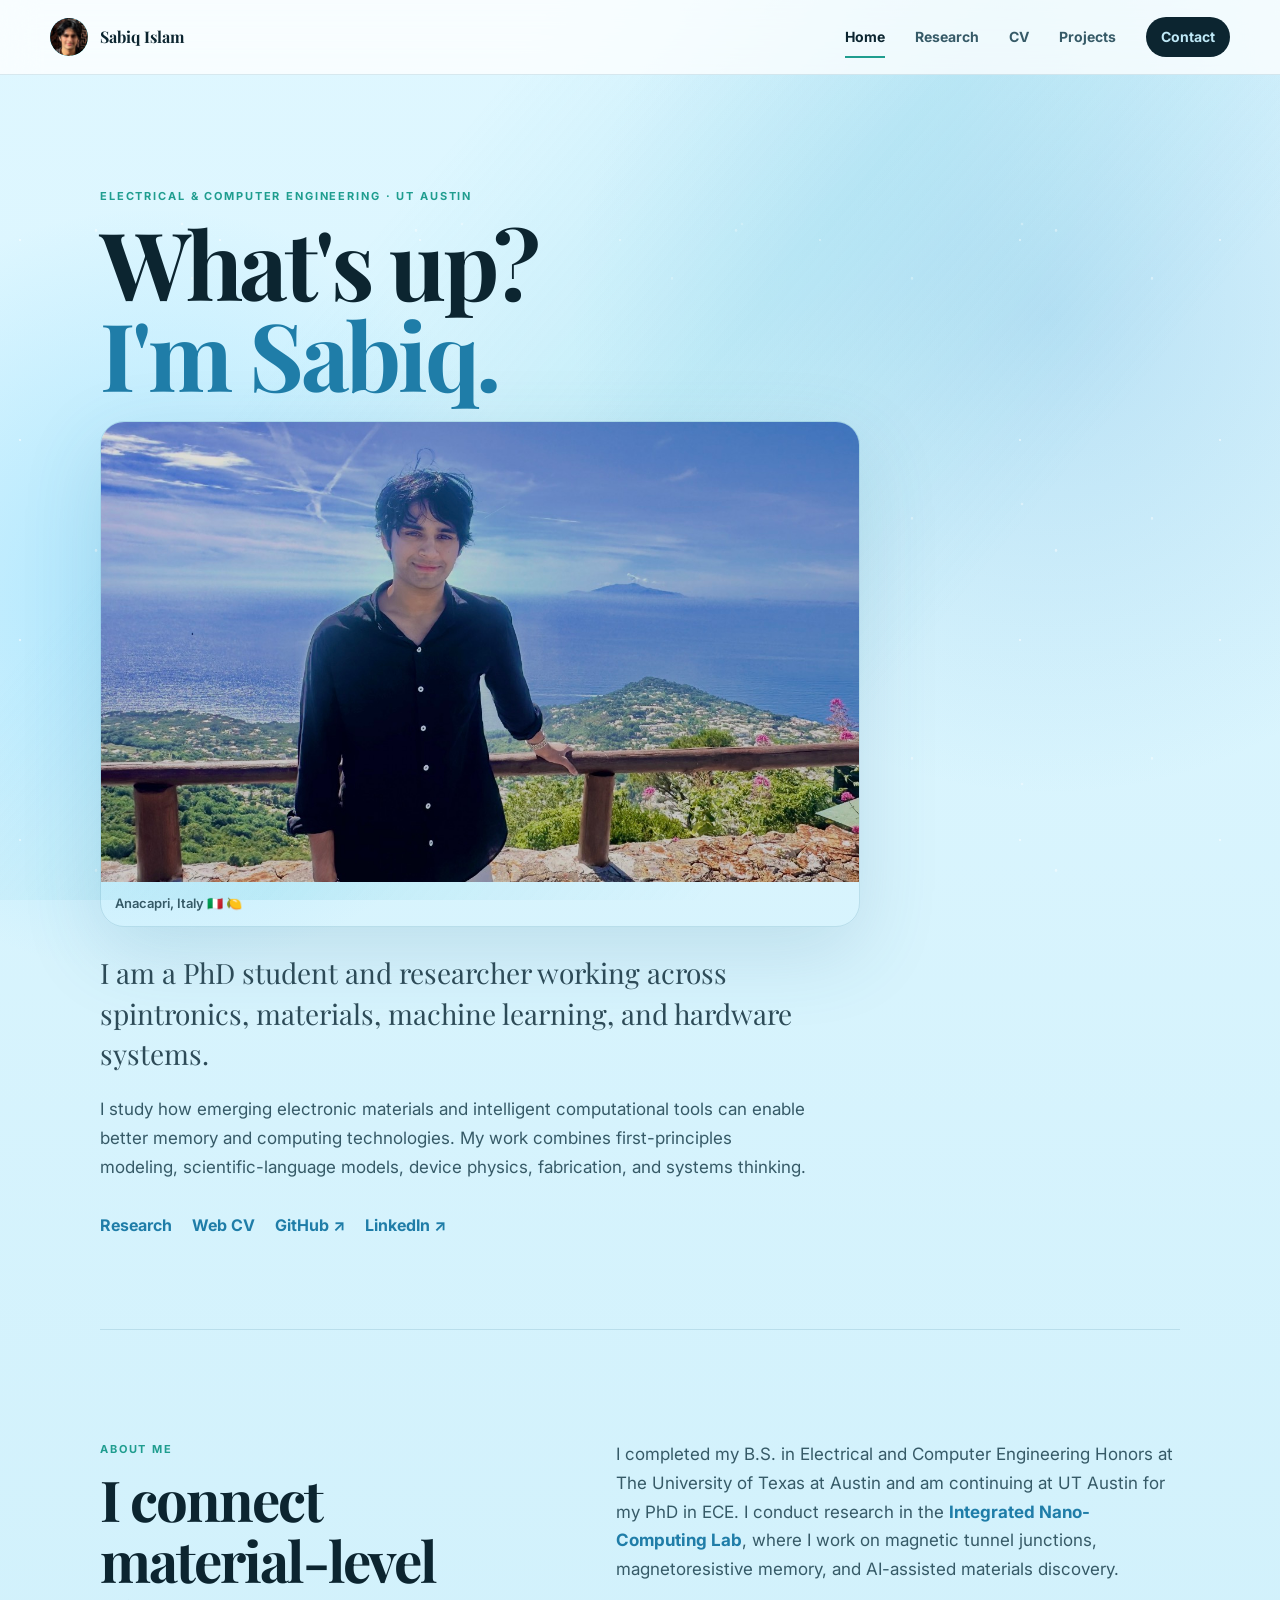
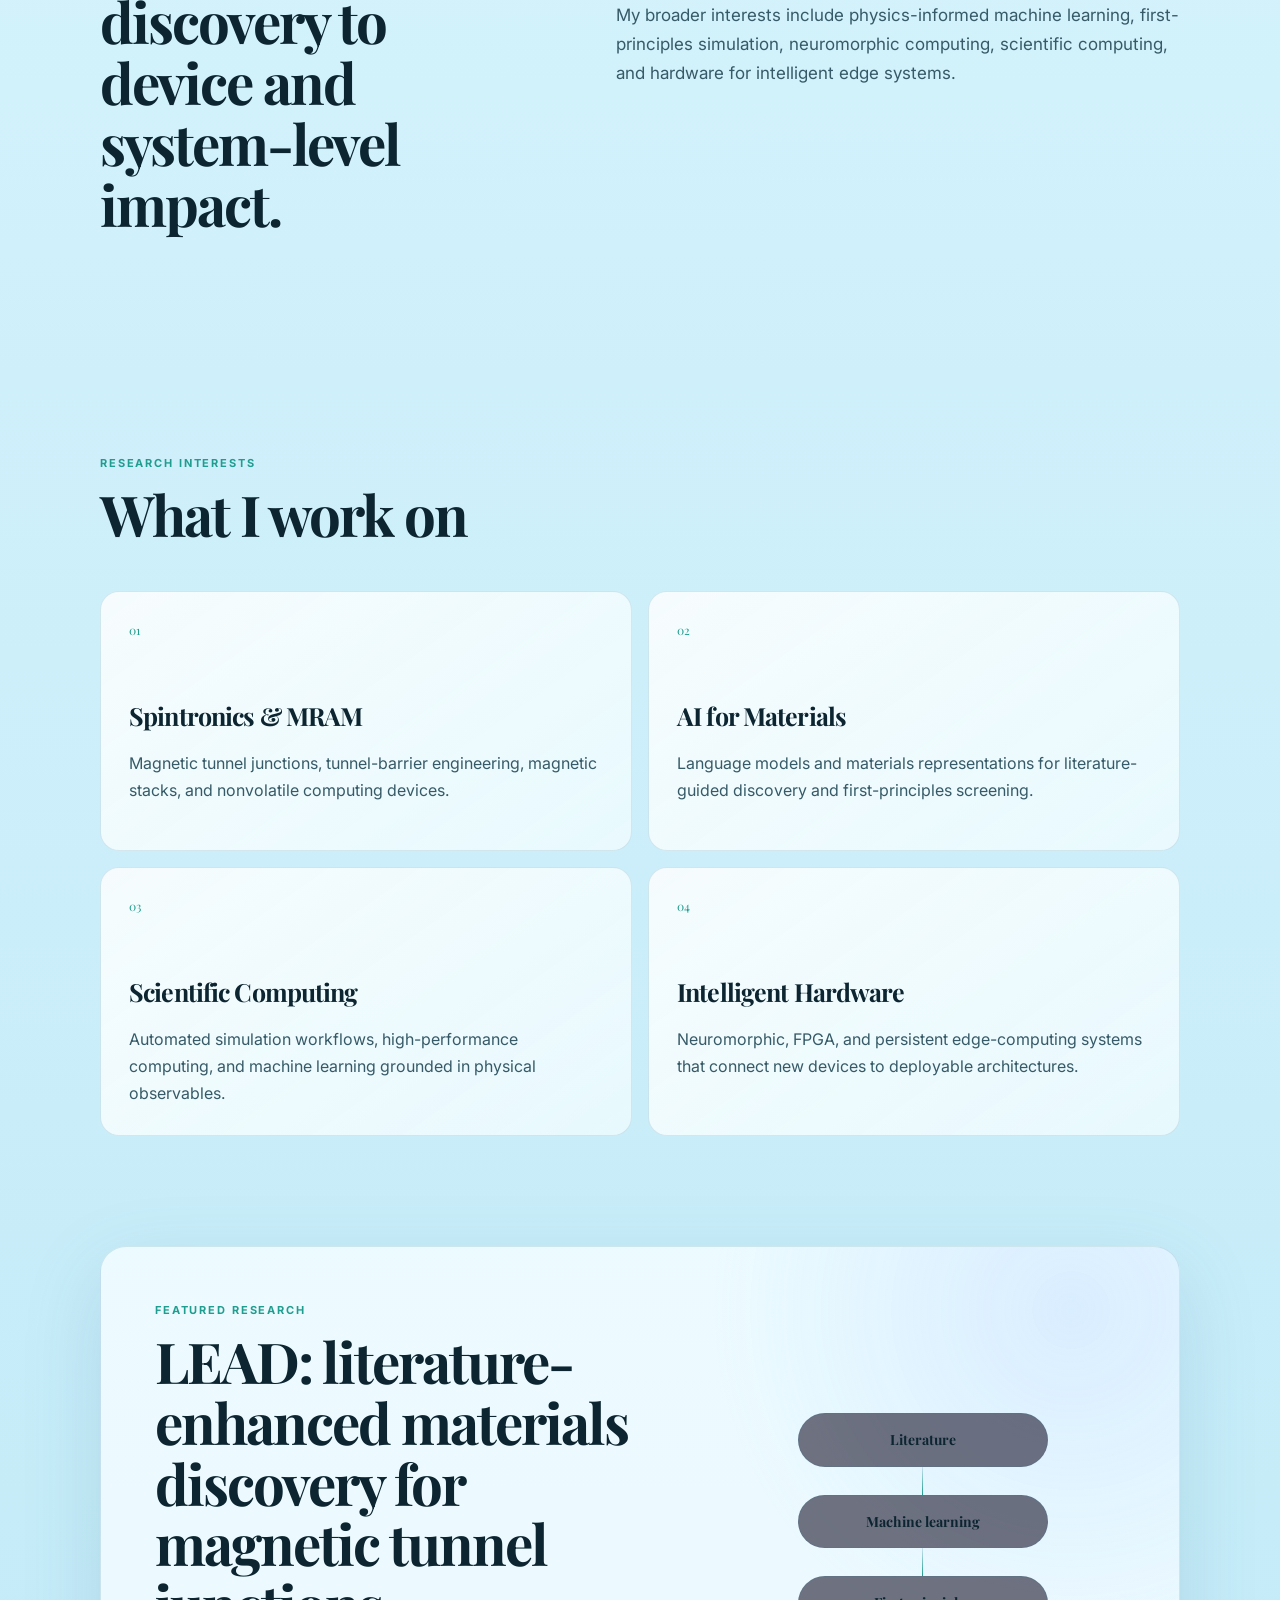
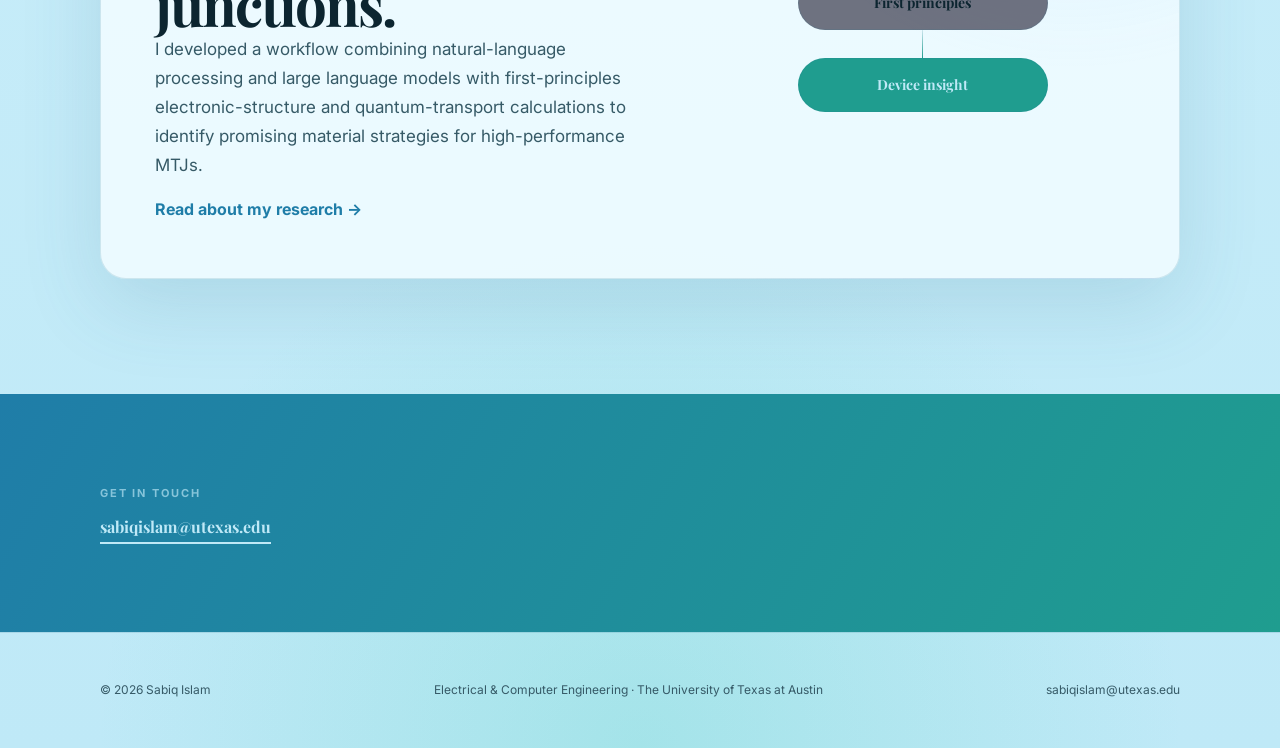
<file: index.html>
<!DOCTYPE html>
<html lang="en">
<head>
  <meta charset="UTF-8">
<meta name="viewport" content="width=device-width, initial-scale=1.0">
<meta name="theme-color" content="#160d3b">
<meta name="author" content="Sabiq Islam">
<link rel="icon" href="assets/favicon.svg" type="image/svg+xml">
<link rel="preconnect" href="https://fonts.googleapis.com">
<link rel="preconnect" href="https://fonts.gstatic.com" crossorigin>
<link href="https://fonts.googleapis.com/css2?family=Inter:wght@400;500;600;700&family=Playfair+Display:wght@700;800&display=swap" rel="stylesheet">
<link rel="stylesheet" href="styles.css?v=20260716b">

  <meta name="description" content="I am an electrical and computer engineering PhD student at UT Austin researching MRAM, spintronics, neuromorphic computing.">
  <title>Sabiq Islam | UT Austin ECE</title>
</head>
<body class="home-page">
  <div class="page-glow" aria-hidden="true"></div>
  <header class="site-header">
  <div class="nav-shell">
    <a class="brand" href="index.html" aria-label="Sabiq Islam home">
      <span class="brand-mark"><img src="IMG_9077%202.jpg" alt="Sabiq Islam"></span>
      <span>Sabiq Islam</span>
    </a>
    <button class="menu-toggle" type="button" aria-expanded="false" aria-controls="main-nav">
      <span></span><span></span><span></span>
      <span class="sr-only">Toggle navigation</span>
    </button>
    <nav id="main-nav" class="main-nav" aria-label="Primary navigation">
      <a href="index.html" class="active">Home</a>
<a href="research.html">Research</a>
<a href="cv.html">CV</a>
<a href="projects.html">Projects</a>
      <a class="nav-contact" href="mailto:sabiqislam@utexas.edu">Contact</a>
    </nav>
  </div>
</header>


  <main class="transition-in">
    <section class="hero content-shell hero-no-portrait">
      <div class="hero-copy">
        <p class="eyebrow">Electrical &amp; Computer Engineering · UT Austin</p>
        <h1>What's up? <span>I'm Sabiq.</span></h1>
        <div class="hero-photo-wrap">
          <img class="hero-photo" src="sabiq_italy.jpg" alt="Sabiq Islam in Italy">
          <p class="hero-photo-caption">Anacapri, Italy 🇮🇹 🍋</p>
        </div>
        <p class="hero-role">I am a PhD student and researcher working across spintronics, materials, machine learning, and hardware systems.</p>
        <p class="hero-bio">
          I study how emerging electronic materials and intelligent computational tools can
          enable better memory and computing technologies. My work combines first-principles
          modeling, scientific-language models, device physics, fabrication, and systems thinking.
        </p>
        <div class="link-row">
          <a href="research.html">Research</a>
          <a href="cv.html">Web CV</a>
          <a href="https://github.com/sabiq101" target="_blank" rel="noreferrer">GitHub ↗</a>
          <a href="https://www.linkedin.com/in/sabiq-i-2580b425a/" target="_blank" rel="noreferrer">LinkedIn ↗</a>
        </div>
      </div>
    </section>

    <section class="content-shell intro-grid">
      <div>
        <p class="section-label">About me</p>
        <h2>I connect material-level discovery to device and system-level impact.</h2>
      </div>
      <div class="prose">
        <p>
          I completed my B.S. in Electrical and Computer Engineering Honors at The University
          of Texas at Austin and am continuing at UT Austin for my PhD in ECE. I conduct research
          in the <a class="text-link" href="https://utinclab.com/" target="_blank" rel="noreferrer">Integrated Nano-Computing Lab</a>, where I work on magnetic tunnel junctions,
          magnetoresistive memory, and AI-assisted materials discovery.
        </p>
        <p>
          My broader interests include physics-informed machine learning, first-principles
          simulation, neuromorphic computing, scientific computing, and hardware for intelligent
          edge systems.
        </p>
      </div>
    </section>

    <section class="content-shell section-block">
      <div class="section-heading">
        <p class="section-label">Research interests</p>
        <h2>What I work on</h2>
      </div>
      <div class="interest-grid">
        <article class="interest-card">
          <span>01</span>
          <h3>Spintronics &amp; MRAM</h3>
          <p>Magnetic tunnel junctions, tunnel-barrier engineering, magnetic stacks, and nonvolatile computing devices.</p>
        </article>
        <article class="interest-card">
          <span>02</span>
          <h3>AI for Materials</h3>
          <p>Language models and materials representations for literature-guided discovery and first-principles screening.</p>
        </article>
        <article class="interest-card">
          <span>03</span>
          <h3>Scientific Computing</h3>
          <p>Automated simulation workflows, high-performance computing, and machine learning grounded in physical observables.</p>
        </article>
        <article class="interest-card">
          <span>04</span>
          <h3>Intelligent Hardware</h3>
          <p>Neuromorphic, FPGA, and persistent edge-computing systems that connect new devices to deployable architectures.</p>
        </article>
      </div>
    </section>

    <section class="content-shell featured-section">
      <div class="featured-copy">
        <p class="section-label">Featured research</p>
        <h2>LEAD: literature-enhanced materials discovery for magnetic tunnel junctions.</h2>
        <p>
          I developed a workflow combining natural-language processing and large language models
          with first-principles electronic-structure and quantum-transport calculations to identify
          promising material strategies for high-performance MTJs.
        </p>
        <a class="text-link" href="research.html">Read about my research <span>→</span></a>
      </div>
      <div class="research-diagram" aria-hidden="true">
        <div class="diagram-node">Literature</div>
        <div class="diagram-line"></div>
        <div class="diagram-node">Machine learning</div>
        <div class="diagram-line"></div>
        <div class="diagram-node">First principles</div>
        <div class="diagram-line"></div>
        <div class="diagram-node accent">Device insight</div>
      </div>
    </section>

    <section class="contact-band">
      <div class="content-shell contact-band-inner">
        <div>
          <p class="section-label">Get in touch</p>
          <a href="mailto:sabiqislam@utexas.edu">sabiqislam@utexas.edu</a>
        </div>
      </div>
    </section>
  </main>
  <footer class="site-footer">
  <div class="content-shell footer-inner">
    <p>© <span data-current-year></span> Sabiq Islam</p>
    <p>Electrical &amp; Computer Engineering · The University of Texas at Austin</p>
    <a href="mailto:sabiqislam@utexas.edu">sabiqislam@utexas.edu</a>
  </div>
</footer>
<script src="script.js?v=20260716a"></script>

</body>
</html>
</file>
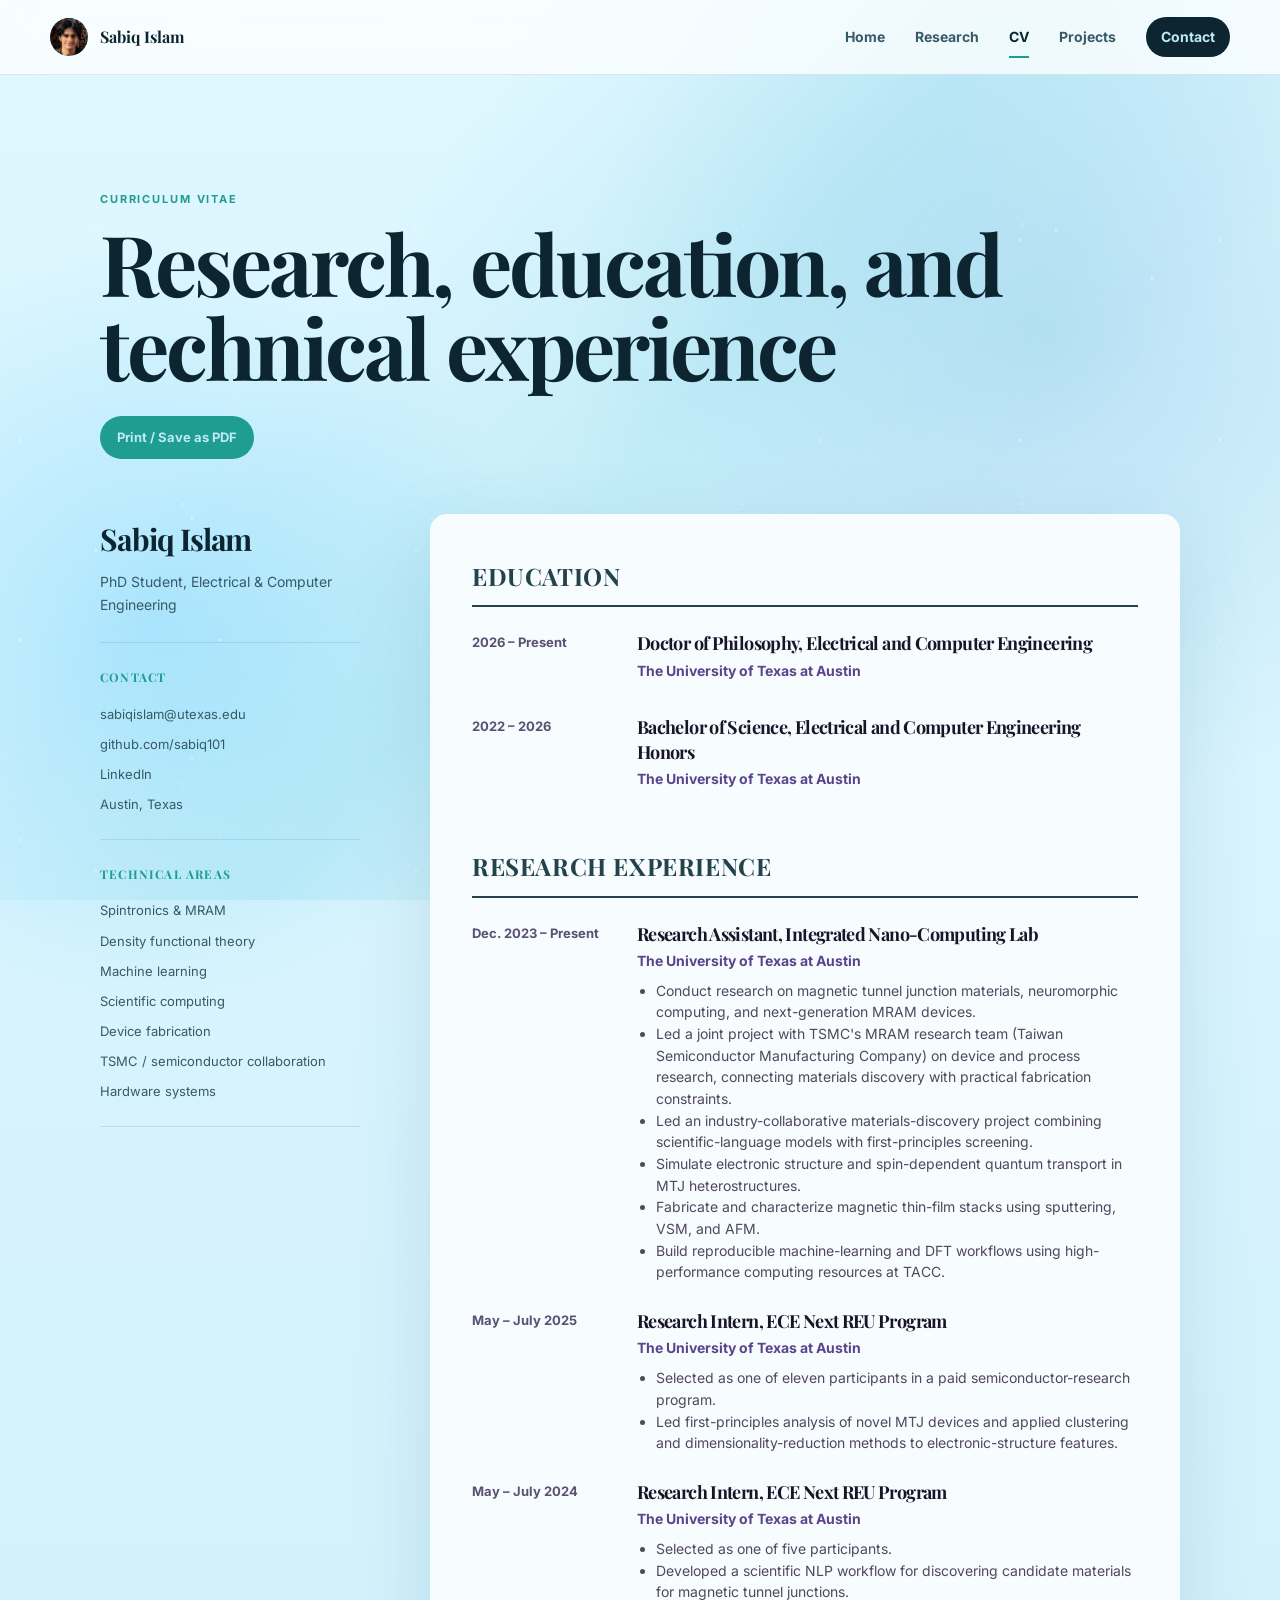
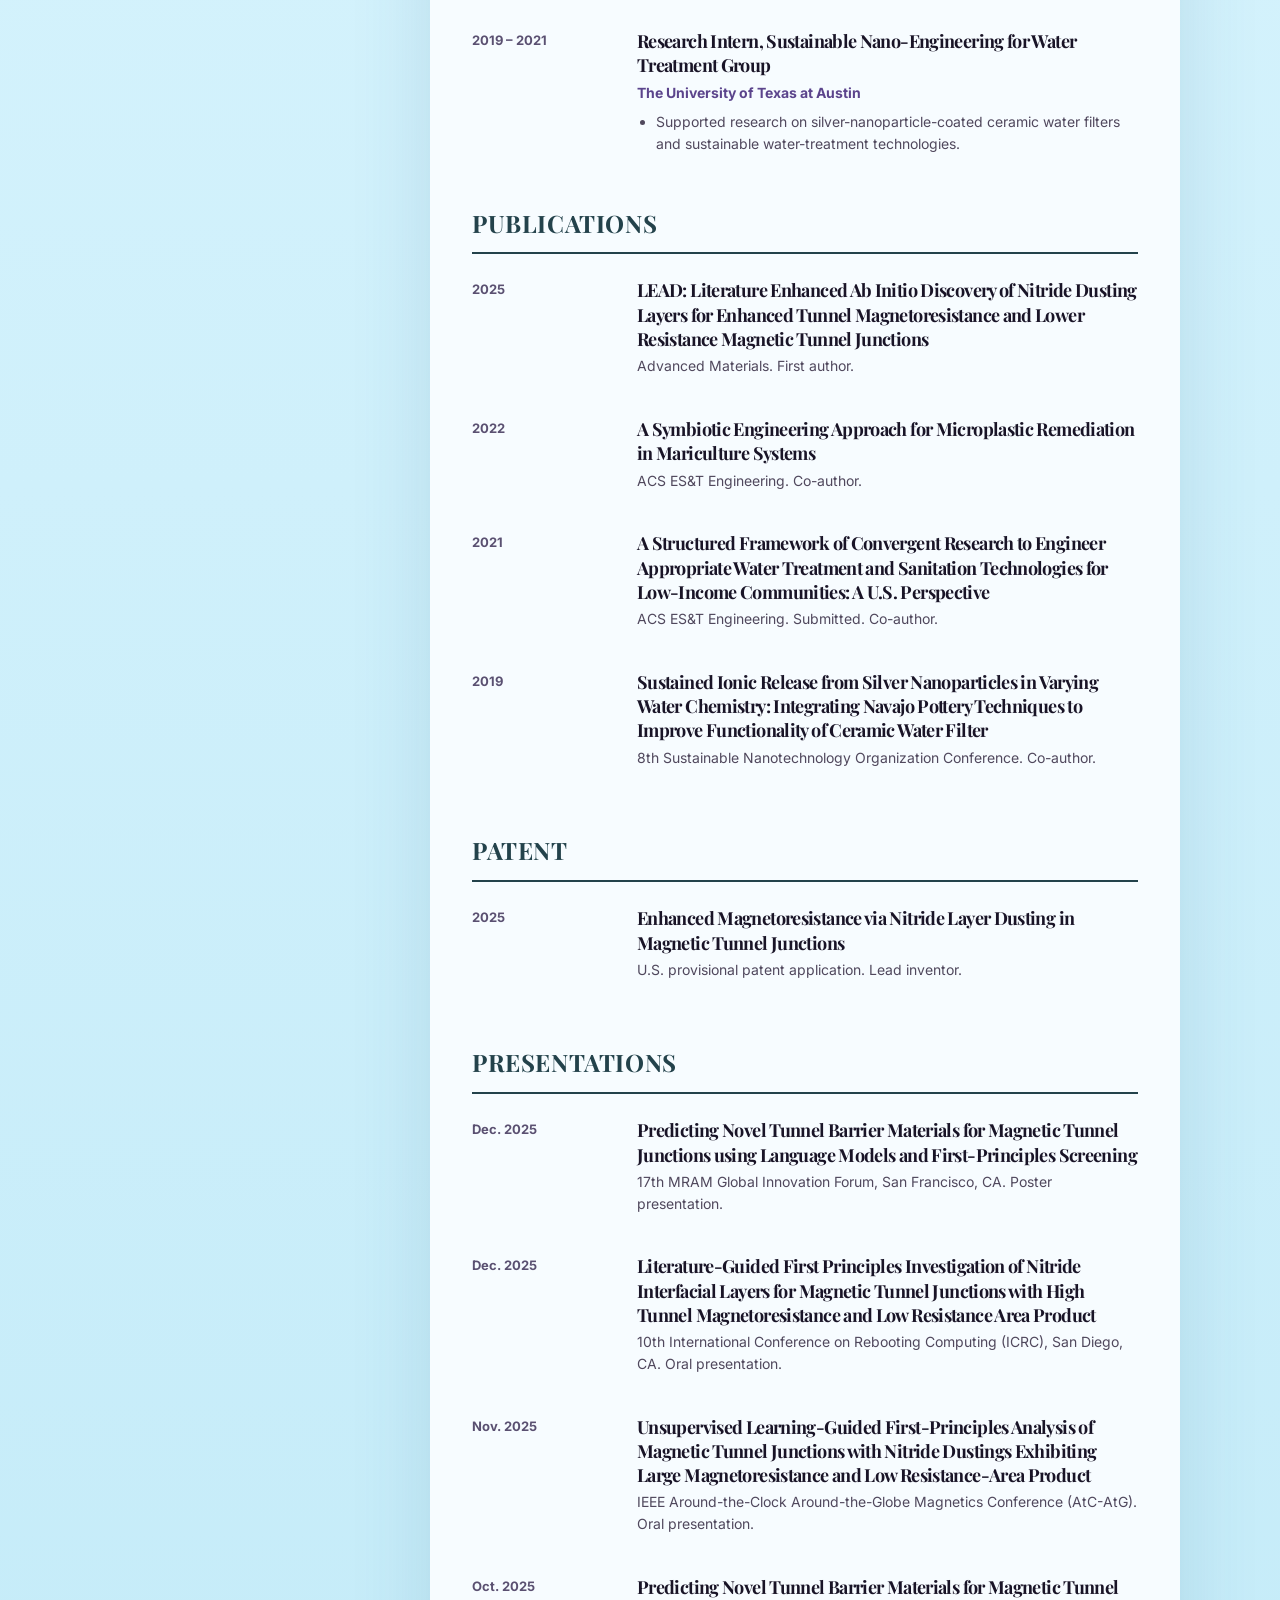
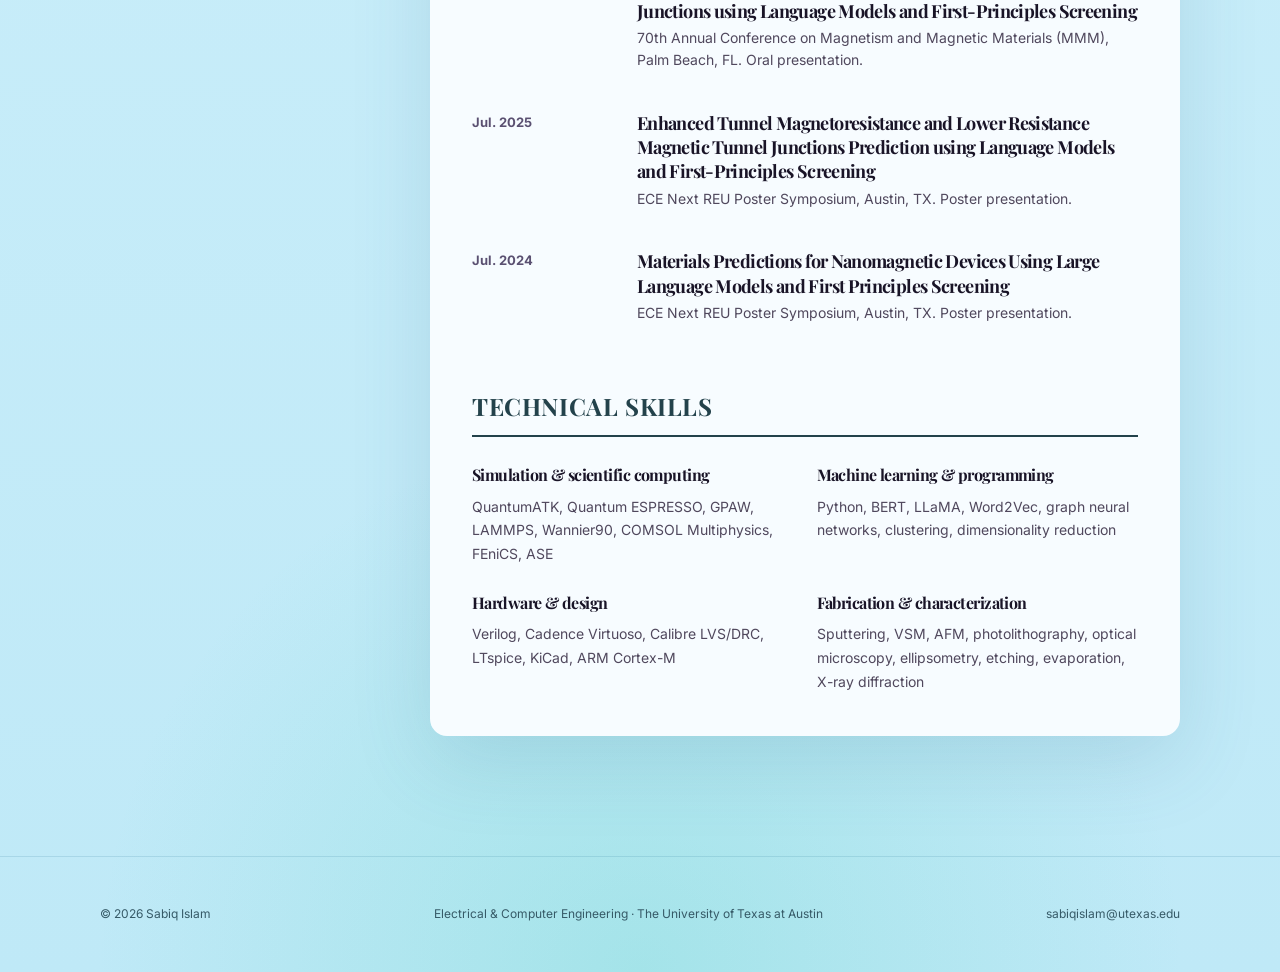
<file: cv.html>
<!DOCTYPE html>
<html lang="en">
<head>
  <meta charset="UTF-8">
<meta name="viewport" content="width=device-width, initial-scale=1.0">
<meta name="theme-color" content="#160d3b">
<meta name="author" content="Sabiq Islam">
<link rel="icon" href="assets/favicon.svg" type="image/svg+xml">
<link rel="preconnect" href="https://fonts.googleapis.com">
<link rel="preconnect" href="https://fonts.gstatic.com" crossorigin>
<link href="https://fonts.googleapis.com/css2?family=Inter:wght@400;500;600;700&family=Playfair+Display:wght@700;800&display=swap" rel="stylesheet">
<link rel="stylesheet" href="styles.css?v=20260716b">

  <meta name="description" content="Curriculum vitae of Sabiq Islam, UT Austin electrical and computer engineering PhD student.">
  <title>CV | Sabiq Islam</title>
</head>
<body>
  <div class="page-glow" aria-hidden="true"></div>
  <header class="site-header">
  <div class="nav-shell">
    <a class="brand" href="index.html" aria-label="Sabiq Islam home">
      <span class="brand-mark"><img src="IMG_9077%202.jpg" alt="Sabiq Islam"></span>
      <span>Sabiq Islam</span>
    </a>
    <button class="menu-toggle" type="button" aria-expanded="false" aria-controls="main-nav">
      <span></span><span></span><span></span>
      <span class="sr-only">Toggle navigation</span>
    </button>
    <nav id="main-nav" class="main-nav" aria-label="Primary navigation">
      <a href="index.html">Home</a>
<a href="research.html">Research</a>
<a href="cv.html" class="active">CV</a>
<a href="projects.html">Projects</a>
      <a class="nav-contact" href="mailto:sabiqislam@utexas.edu">Contact</a>
    </nav>
  </div>
</header>

  <main class="transition-in">
    <section class="page-hero compact content-shell">
      <p class="eyebrow">Curriculum Vitae</p>
      <h1>Research, education, and technical experience</h1>
      <div class="cv-actions">
        <button class="print-button" type="button" data-print-page>Print / Save as PDF</button>
      </div>
    </section>

    <section class="content-shell cv-layout">
      <aside class="cv-sidebar">
        <div class="cv-name">
          <h2>Sabiq Islam</h2>
          <p>PhD Student, Electrical &amp; Computer Engineering</p>
        </div>
        <div class="sidebar-block">
          <h3>Contact</h3>
          <a href="mailto:sabiqislam@utexas.edu">sabiqislam@utexas.edu</a>
          <a href="https://github.com/sabiq101" target="_blank" rel="noreferrer">github.com/sabiq101</a>
          <a href="https://www.linkedin.com/in/sabiq-i-2580b425a/" target="_blank" rel="noreferrer">LinkedIn</a>
          <span>Austin, Texas</span>
        </div>
        <div class="sidebar-block">
          <h3>Technical areas</h3>
          <span>Spintronics &amp; MRAM</span>
          <span>Density functional theory</span>
          <span>Machine learning</span>
          <span>Scientific computing</span>
          <span>Device fabrication</span>
          <span>TSMC / semiconductor collaboration</span>
          <span>Hardware systems</span>
        </div>
      </aside>

      <div class="cv-main">
        <section class="cv-section">
          <h2>Education</h2>
          <article class="cv-entry">
            <div class="cv-date">2026 – Present</div>
            <div>
              <h3>Doctor of Philosophy, Electrical and Computer Engineering</h3>
              <p class="institution">The University of Texas at Austin</p>
            </div>
          </article>
          <article class="cv-entry">
            <div class="cv-date">2022 – 2026</div>
            <div>
              <h3>Bachelor of Science, Electrical and Computer Engineering Honors</h3>
              <p class="institution">The University of Texas at Austin</p>
            </div>
          </article>
        </section>

        <section class="cv-section">
          <h2>Research Experience</h2>
          <article class="cv-entry">
            <div class="cv-date">Dec. 2023 – Present</div>
            <div>
              <h3>Research Assistant, Integrated Nano-Computing Lab</h3>
              <p class="institution">The University of Texas at Austin</p>
              <ul>
                <li>Conduct research on magnetic tunnel junction materials, neuromorphic computing, and next-generation MRAM devices.</li>
                <li>Led a joint project with TSMC's MRAM research team (Taiwan Semiconductor Manufacturing Company) on device and process research, connecting materials discovery with practical fabrication constraints.</li>
                <li>Led an industry-collaborative materials-discovery project combining scientific-language models with first-principles screening.</li>
                <li>Simulate electronic structure and spin-dependent quantum transport in MTJ heterostructures.</li>
                <li>Fabricate and characterize magnetic thin-film stacks using sputtering, VSM, and AFM.</li>
                <li>Build reproducible machine-learning and DFT workflows using high-performance computing resources at TACC.</li>
              </ul>
            </div>
          </article>

          <article class="cv-entry">
            <div class="cv-date">May – July 2025</div>
            <div>
              <h3>Research Intern, ECE Next REU Program</h3>
              <p class="institution">The University of Texas at Austin</p>
              <ul>
                <li>Selected as one of eleven participants in a paid semiconductor-research program.</li>
                <li>Led first-principles analysis of novel MTJ devices and applied clustering and dimensionality-reduction methods to electronic-structure features.</li>
              </ul>
            </div>
          </article>

          <article class="cv-entry">
            <div class="cv-date">May – July 2024</div>
            <div>
              <h3>Research Intern, ECE Next REU Program</h3>
              <p class="institution">The University of Texas at Austin</p>
              <ul>
                <li>Selected as one of five participants.</li>
                <li>Developed a scientific NLP workflow for discovering candidate materials for magnetic tunnel junctions.</li>
              </ul>
            </div>
          </article>

          <article class="cv-entry">
            <div class="cv-date">2019 – 2021</div>
            <div>
              <h3>Research Intern, Sustainable Nano-Engineering for Water Treatment Group</h3>
              <p class="institution">The University of Texas at Austin</p>
              <ul>
                <li>Supported research on silver-nanoparticle-coated ceramic water filters and sustainable water-treatment technologies.</li>
              </ul>
            </div>
          </article>
        </section>

        <section class="cv-section">
          <h2>Publications</h2>
          <article class="cv-entry">
            <div class="cv-date">2025</div>
            <div>
              <h3>LEAD: Literature Enhanced Ab Initio Discovery of Nitride Dusting Layers for Enhanced Tunnel Magnetoresistance and Lower Resistance Magnetic Tunnel Junctions</h3>
              <p>Advanced Materials. First author.</p>
            </div>
          </article>
          <article class="cv-entry">
            <div class="cv-date">2022</div>
            <div>
              <h3>A Symbiotic Engineering Approach for Microplastic Remediation in Mariculture Systems</h3>
              <p>ACS ES&amp;T Engineering. Co-author.</p>
            </div>
          </article>
          <article class="cv-entry">
            <div class="cv-date">2021</div>
            <div>
              <h3>A Structured Framework of Convergent Research to Engineer Appropriate Water Treatment and Sanitation Technologies for Low-Income Communities: A U.S. Perspective</h3>
              <p>ACS ES&amp;T Engineering. Submitted. Co-author.</p>
            </div>
          </article>
          <article class="cv-entry">
            <div class="cv-date">2019</div>
            <div>
              <h3>Sustained Ionic Release from Silver Nanoparticles in Varying Water Chemistry: Integrating Navajo Pottery Techniques to Improve Functionality of Ceramic Water Filter</h3>
              <p>8th Sustainable Nanotechnology Organization Conference. Co-author.</p>
            </div>
          </article>
        </section>

        <section class="cv-section">
          <h2>Patent</h2>
          <article class="cv-entry">
            <div class="cv-date">2025</div>
            <div>
              <h3>Enhanced Magnetoresistance via Nitride Layer Dusting in Magnetic Tunnel Junctions</h3>
              <p>U.S. provisional patent application. Lead inventor.</p>
            </div>
          </article>
        </section>

        <section class="cv-section">
          <h2>Presentations</h2>
          <article class="cv-entry">
            <div class="cv-date">Dec. 2025</div>
            <div>
              <h3>Predicting Novel Tunnel Barrier Materials for Magnetic Tunnel Junctions using Language Models and First-Principles Screening</h3>
              <p>17th MRAM Global Innovation Forum, San Francisco, CA. Poster presentation.</p>
            </div>
          </article>
          <article class="cv-entry">
            <div class="cv-date">Dec. 2025</div>
            <div>
              <h3>Literature-Guided First Principles Investigation of Nitride Interfacial Layers for Magnetic Tunnel Junctions with High Tunnel Magnetoresistance and Low Resistance Area Product</h3>
              <p>10th International Conference on Rebooting Computing (ICRC), San Diego, CA. Oral presentation.</p>
            </div>
          </article>
          <article class="cv-entry">
            <div class="cv-date">Nov. 2025</div>
            <div>
              <h3>Unsupervised Learning-Guided First-Principles Analysis of Magnetic Tunnel Junctions with Nitride Dustings Exhibiting Large Magnetoresistance and Low Resistance-Area Product</h3>
              <p>IEEE Around-the-Clock Around-the-Globe Magnetics Conference (AtC-AtG). Oral presentation.</p>
            </div>
          </article>
          <article class="cv-entry">
            <div class="cv-date">Oct. 2025</div>
            <div>
              <h3>Predicting Novel Tunnel Barrier Materials for Magnetic Tunnel Junctions using Language Models and First-Principles Screening</h3>
              <p>70th Annual Conference on Magnetism and Magnetic Materials (MMM), Palm Beach, FL. Oral presentation.</p>
            </div>
          </article>
          <article class="cv-entry">
            <div class="cv-date">Jul. 2025</div>
            <div>
              <h3>Enhanced Tunnel Magnetoresistance and Lower Resistance Magnetic Tunnel Junctions Prediction using Language Models and First-Principles Screening</h3>
              <p>ECE Next REU Poster Symposium, Austin, TX. Poster presentation.</p>
            </div>
          </article>
          <article class="cv-entry">
            <div class="cv-date">Jul. 2024</div>
            <div>
              <h3>Materials Predictions for Nanomagnetic Devices Using Large Language Models and First Principles Screening</h3>
              <p>ECE Next REU Poster Symposium, Austin, TX. Poster presentation.</p>
            </div>
          </article>
        </section>

        <section class="cv-section">
          <h2>Technical Skills</h2>
          <div class="skills-grid">
            <div>
              <h3>Simulation &amp; scientific computing</h3>
              <p>QuantumATK, Quantum ESPRESSO, GPAW, LAMMPS, Wannier90, COMSOL Multiphysics, FEniCS, ASE</p>
            </div>
            <div>
              <h3>Machine learning &amp; programming</h3>
              <p>Python, BERT, LLaMA, Word2Vec, graph neural networks, clustering, dimensionality reduction</p>
            </div>
            <div>
              <h3>Hardware &amp; design</h3>
              <p>Verilog, Cadence Virtuoso, Calibre LVS/DRC, LTspice, KiCad, ARM Cortex-M</p>
            </div>
            <div>
              <h3>Fabrication &amp; characterization</h3>
              <p>Sputtering, VSM, AFM, photolithography, optical microscopy, ellipsometry, etching, evaporation, X-ray diffraction</p>
            </div>
          </div>
        </section>
      </div>
    </section>
  </main>
  <footer class="site-footer">
  <div class="content-shell footer-inner">
    <p>© <span data-current-year></span> Sabiq Islam</p>
    <p>Electrical &amp; Computer Engineering · The University of Texas at Austin</p>
    <a href="mailto:sabiqislam@utexas.edu">sabiqislam@utexas.edu</a>
  </div>
</footer>
<script src="script.js?v=20260716a"></script>

</body>
</html>
</file>
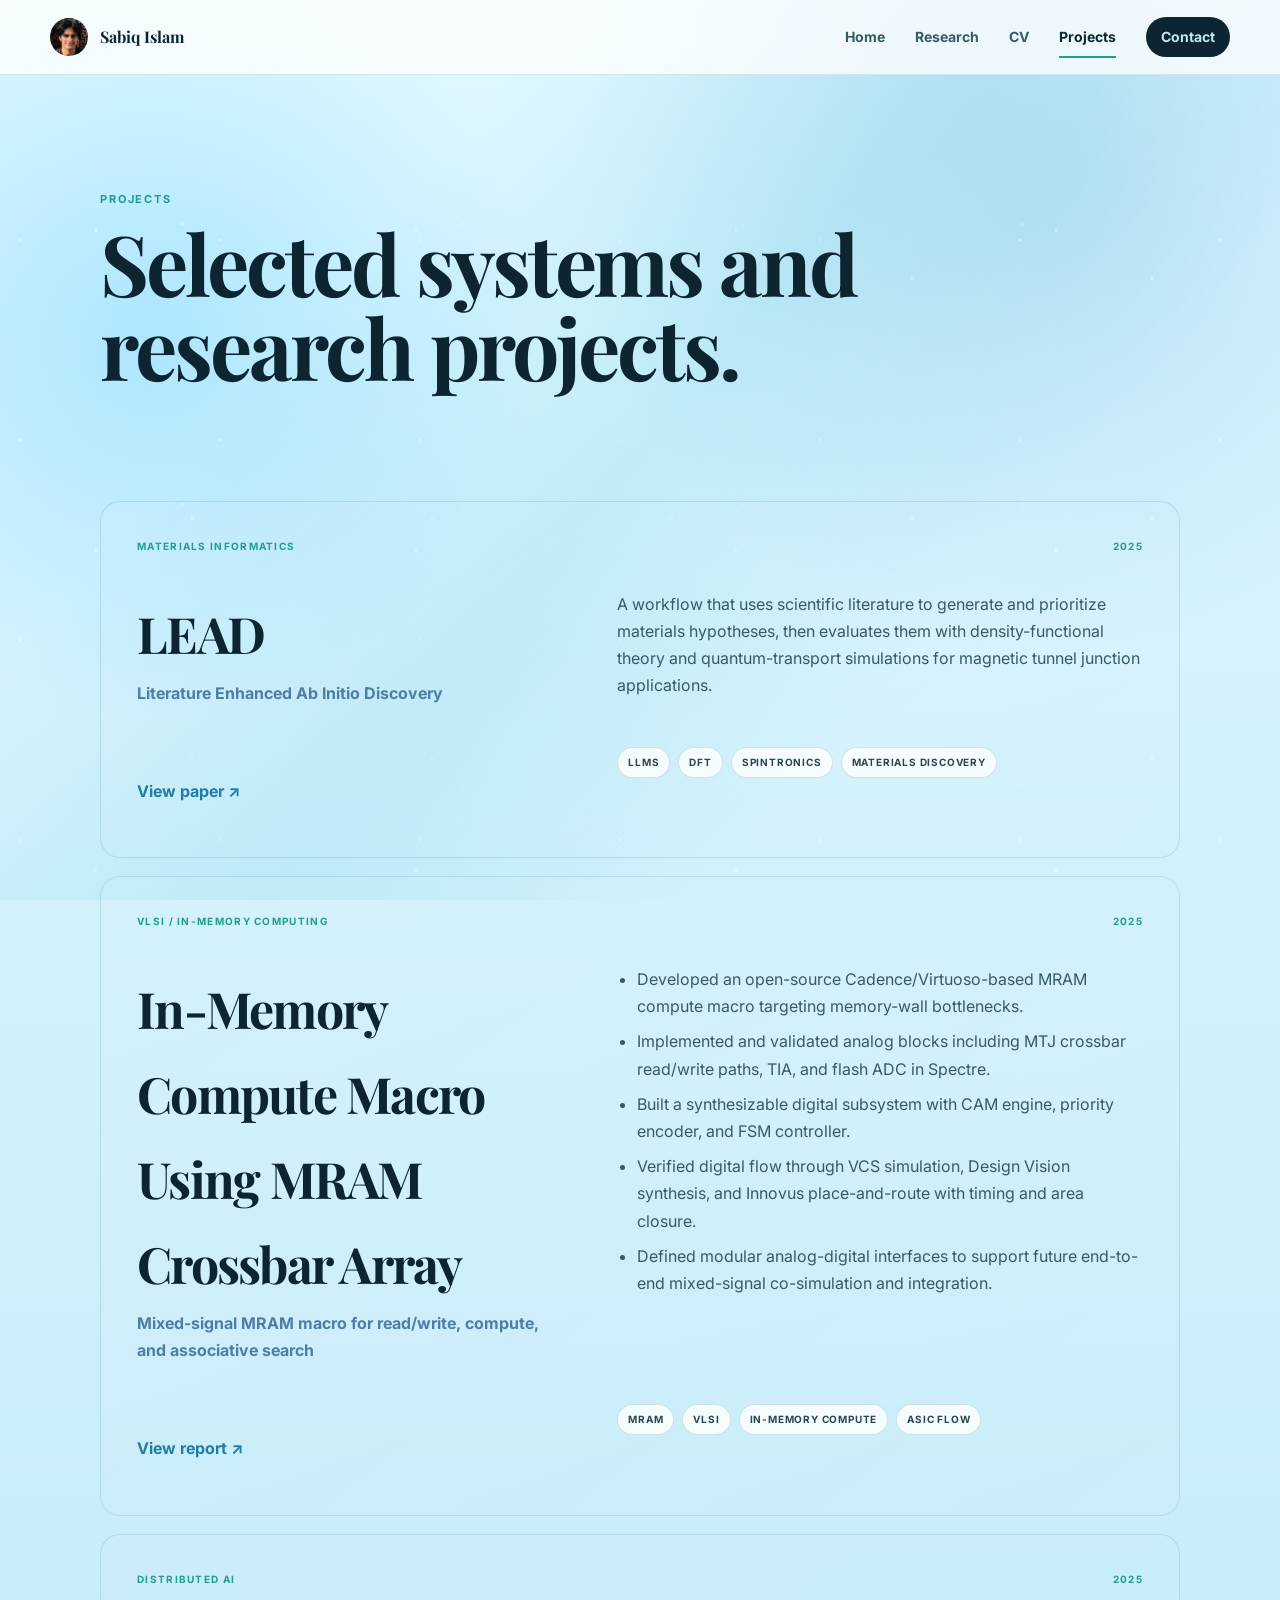
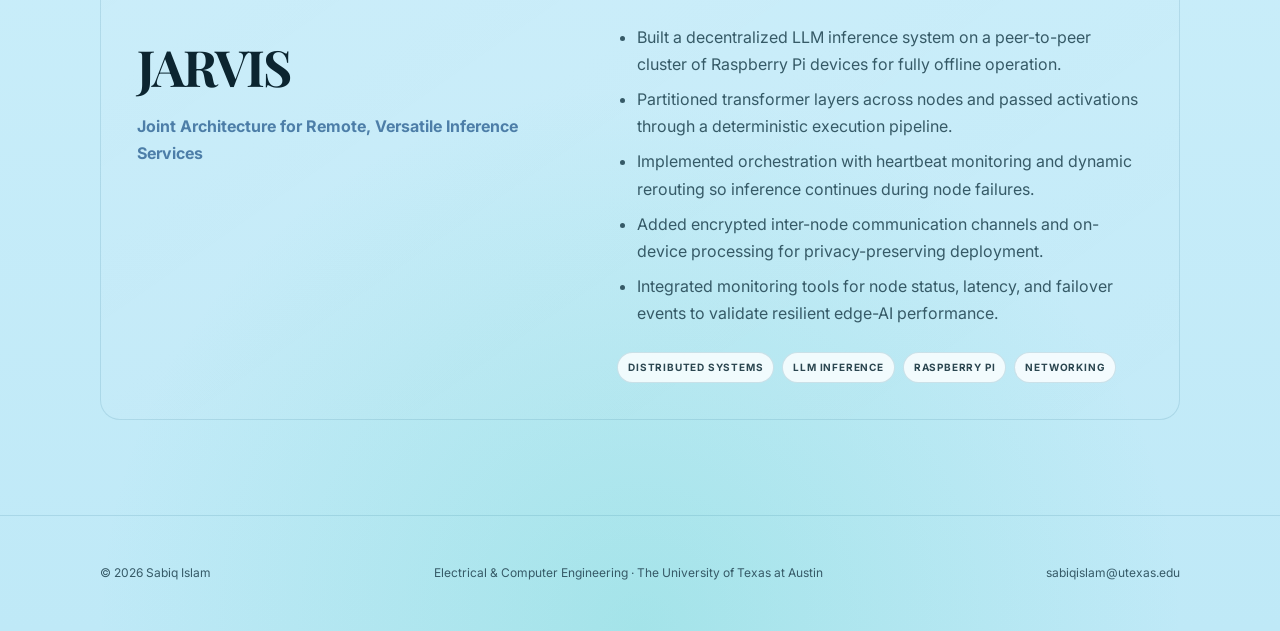
<file: projects.html>
<!DOCTYPE html>
<html lang="en">
<head>
  <meta charset="UTF-8">
<meta name="viewport" content="width=device-width, initial-scale=1.0">
<meta name="theme-color" content="#160d3b">
<meta name="author" content="Sabiq Islam">
<link rel="icon" href="assets/favicon.svg" type="image/svg+xml">
<link rel="preconnect" href="https://fonts.googleapis.com">
<link rel="preconnect" href="https://fonts.gstatic.com" crossorigin>
<link href="https://fonts.googleapis.com/css2?family=Inter:wght@400;500;600;700&family=Playfair+Display:wght@700;800&display=swap" rel="stylesheet">
<link rel="stylesheet" href="styles.css?v=20260716b">

  <meta name="description" content="Selected engineering and research projects by Sabiq Islam.">
  <title>Projects | Sabiq Islam</title>
</head>
<body>
  <div class="page-glow" aria-hidden="true"></div>
  <header class="site-header">
  <div class="nav-shell">
    <a class="brand" href="index.html" aria-label="Sabiq Islam home">
      <span class="brand-mark"><img src="IMG_9077%202.jpg" alt="Sabiq Islam"></span>
      <span>Sabiq Islam</span>
    </a>
    <button class="menu-toggle" type="button" aria-expanded="false" aria-controls="main-nav">
      <span></span><span></span><span></span>
      <span class="sr-only">Toggle navigation</span>
    </button>
    <nav id="main-nav" class="main-nav" aria-label="Primary navigation">
      <a href="index.html">Home</a>
<a href="research.html">Research</a>
<a href="cv.html">CV</a>
<a href="projects.html" class="active">Projects</a>
      <a class="nav-contact" href="mailto:sabiqislam@utexas.edu">Contact</a>
    </nav>
  </div>
</header>

  <main class="transition-in">
    <section class="page-hero content-shell">
      <p class="eyebrow">Projects</p>
      <h1>Selected systems and research projects.</h1>
    </section>

    <section class="content-shell project-stack">
      <article class="project-card">
        <div class="project-meta">
          <span>Materials informatics</span>
          <span>2025</span>
        </div>
        <div class="project-content">
          <div>
            <h2>LEAD</h2>
            <p class="project-subtitle">Literature Enhanced Ab Initio Discovery</p>
          </div>
          <p>
            A workflow that uses scientific literature to generate and prioritize materials hypotheses,
            then evaluates them with density-functional theory and quantum-transport simulations for
            magnetic tunnel junction applications.
          </p>
          <ul class="tag-list">
            <li>LLMs</li><li>DFT</li><li>Spintronics</li><li>Materials discovery</li>
          </ul>
          <p><a class="text-link" href="Advanced%20Materials%20-%202025%20-%20Islam%20-%20LEAD%20%20Literature%20Enhanced%20Ab%20Initio%20Discovery%20of%20Nitride%20Dusting%20Layers%20for%20Enhanced%20(2).pdf" target="_blank" rel="noreferrer">View paper <span>↗</span></a></p>
        </div>
      </article>

      <article class="project-card">
        <div class="project-meta">
          <span>VLSI / In-memory computing</span>
          <span>2025</span>
        </div>
        <div class="project-content">
          <div>
            <h2>In-Memory Compute Macro Using MRAM Crossbar Array</h2>
            <p class="project-subtitle">Mixed-signal MRAM macro for read/write, compute, and associative search</p>
          </div>
          <ul class="project-details">
            <li>Developed an open-source Cadence/Virtuoso-based MRAM compute macro targeting memory-wall bottlenecks.</li>
            <li>Implemented and validated analog blocks including MTJ crossbar read/write paths, TIA, and flash ADC in Spectre.</li>
            <li>Built a synthesizable digital subsystem with CAM engine, priority encoder, and FSM controller.</li>
            <li>Verified digital flow through VCS simulation, Design Vision synthesis, and Innovus place-and-route with timing and area closure.</li>
            <li>Defined modular analog-digital interfaces to support future end-to-end mixed-signal co-simulation and integration.</li>
          </ul>
          <ul class="tag-list">
            <li>MRAM</li><li>VLSI</li><li>In-memory compute</li><li>ASIC flow</li>
          </ul>
          <p><a class="text-link" href="VLSI1_Final_Project_Report%20%282%29%20%281%29.pdf" target="_blank" rel="noreferrer">View report <span>↗</span></a></p>
        </div>
      </article>

      <article class="project-card">
        <div class="project-meta">
          <span>Distributed AI</span>
          <span>2025</span>
        </div>
        <div class="project-content">
          <div>
            <h2>JARVIS</h2>
            <p class="project-subtitle">Joint Architecture for Remote, Versatile Inference Services</p>
          </div>
          <ul class="project-details">
            <li>Built a decentralized LLM inference system on a peer-to-peer cluster of Raspberry Pi devices for fully offline operation.</li>
            <li>Partitioned transformer layers across nodes and passed activations through a deterministic execution pipeline.</li>
            <li>Implemented orchestration with heartbeat monitoring and dynamic rerouting so inference continues during node failures.</li>
            <li>Added encrypted inter-node communication channels and on-device processing for privacy-preserving deployment.</li>
            <li>Integrated monitoring tools for node status, latency, and failover events to validate resilient edge-AI performance.</li>
          </ul>
          <ul class="tag-list">
            <li>Distributed systems</li><li>LLM inference</li><li>Raspberry Pi</li><li>Networking</li>
          </ul>
        </div>
      </article>
    </section>
  </main>
  <footer class="site-footer">
  <div class="content-shell footer-inner">
    <p>© <span data-current-year></span> Sabiq Islam</p>
    <p>Electrical &amp; Computer Engineering · The University of Texas at Austin</p>
    <a href="mailto:sabiqislam@utexas.edu">sabiqislam@utexas.edu</a>
  </div>
</footer>
<script src="script.js?v=20260716a"></script>

</body>
</html>
</file>
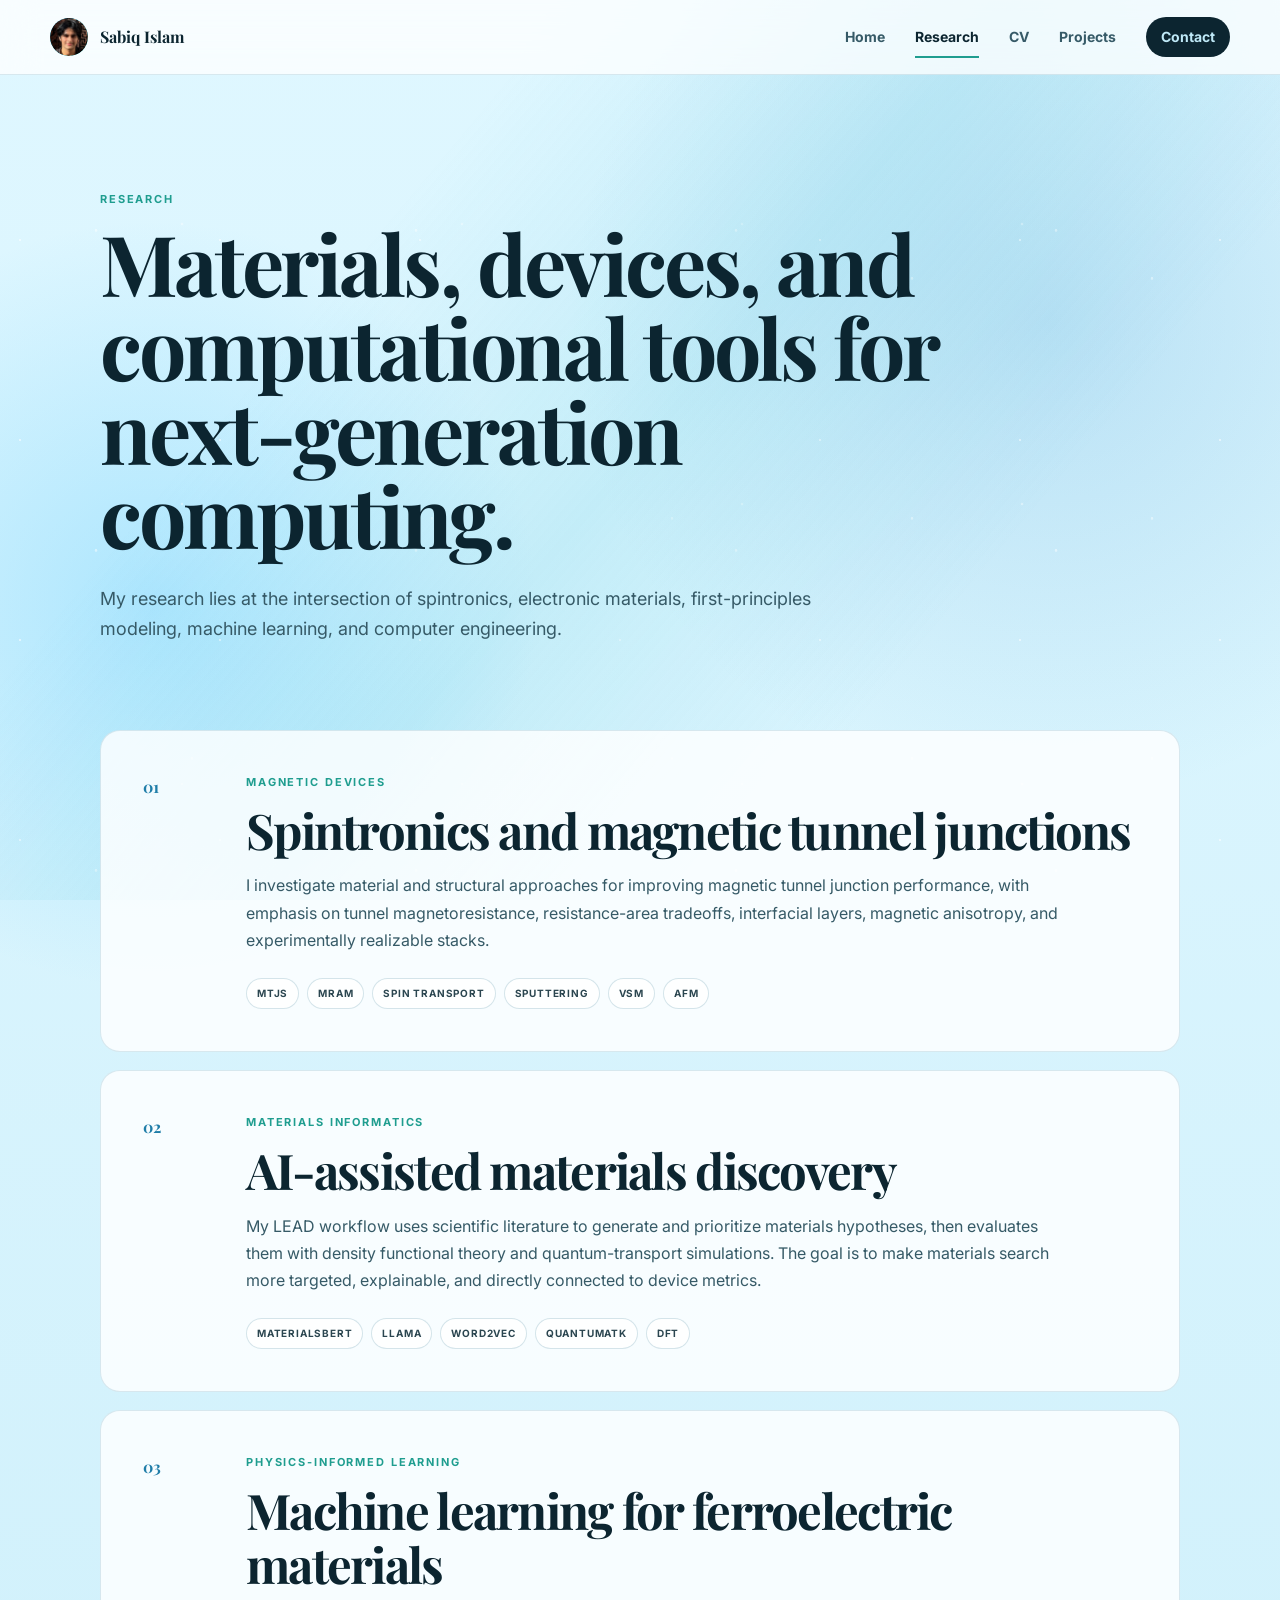
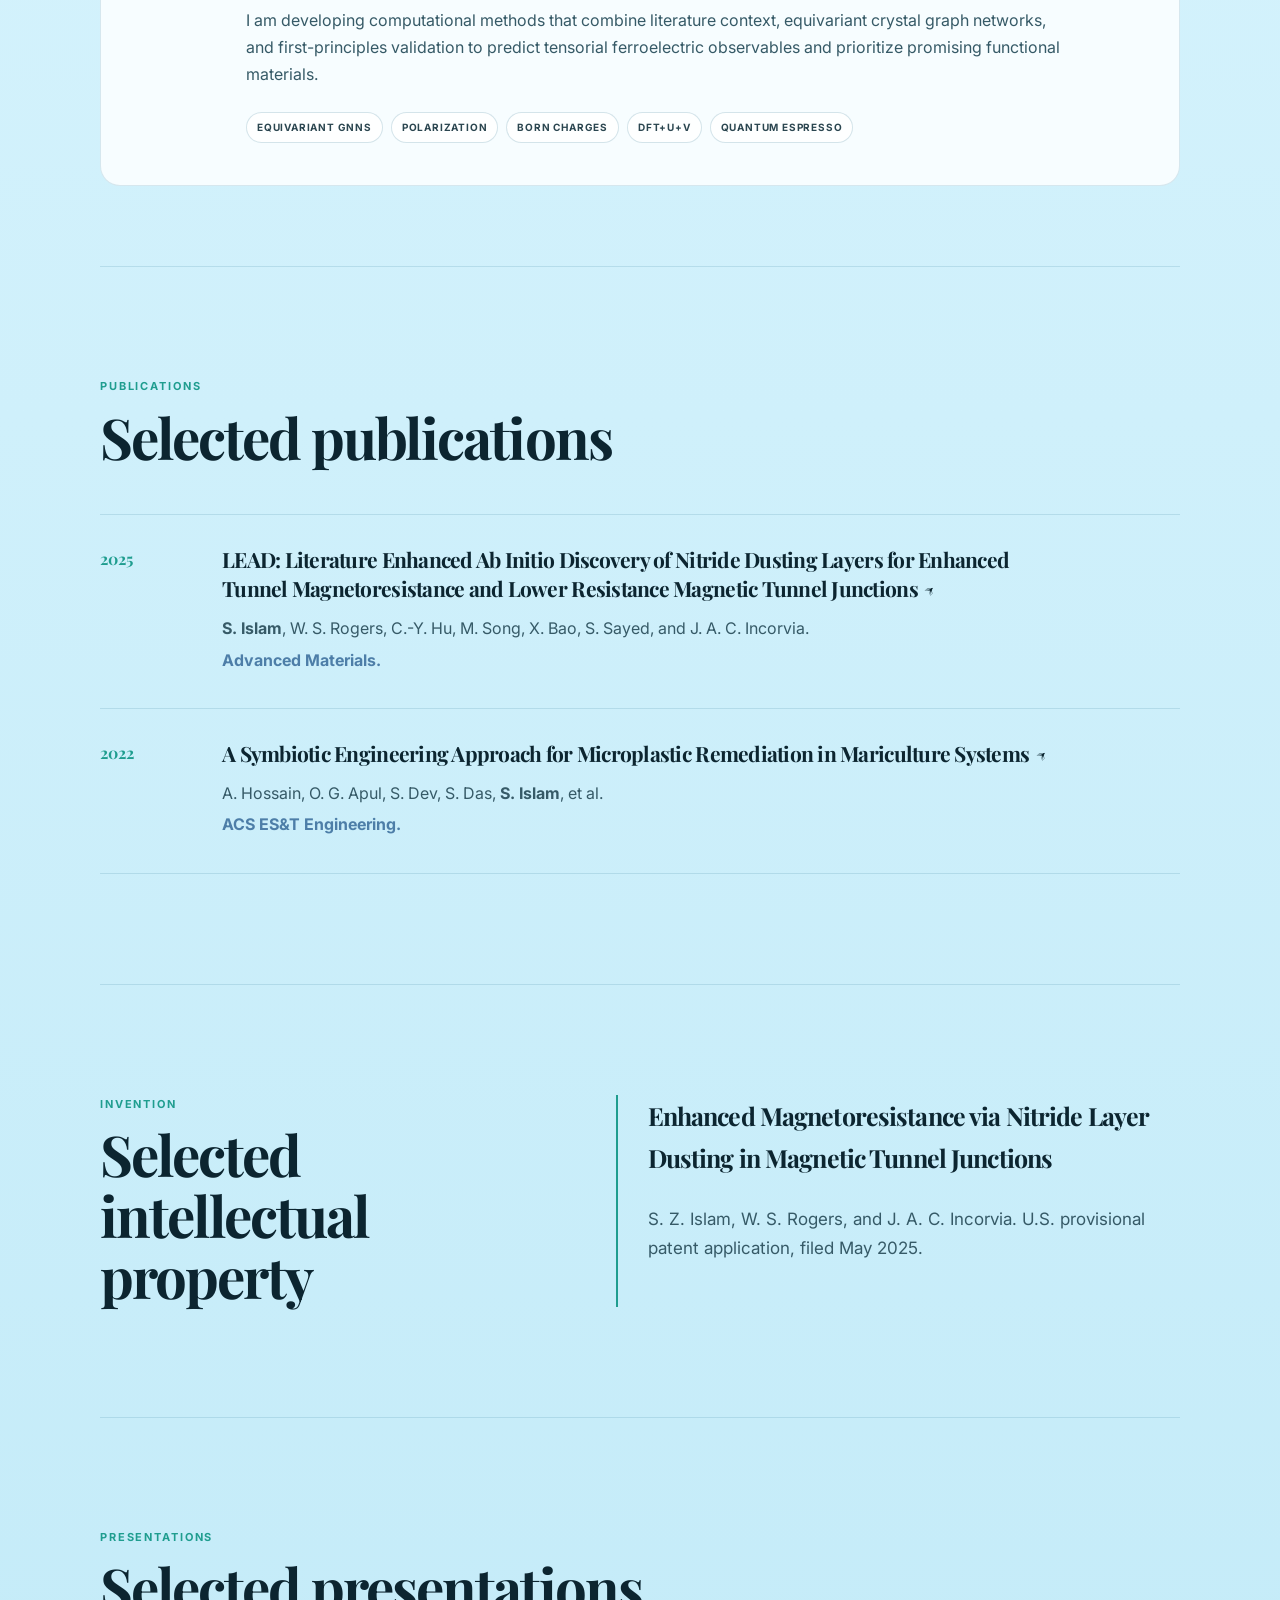
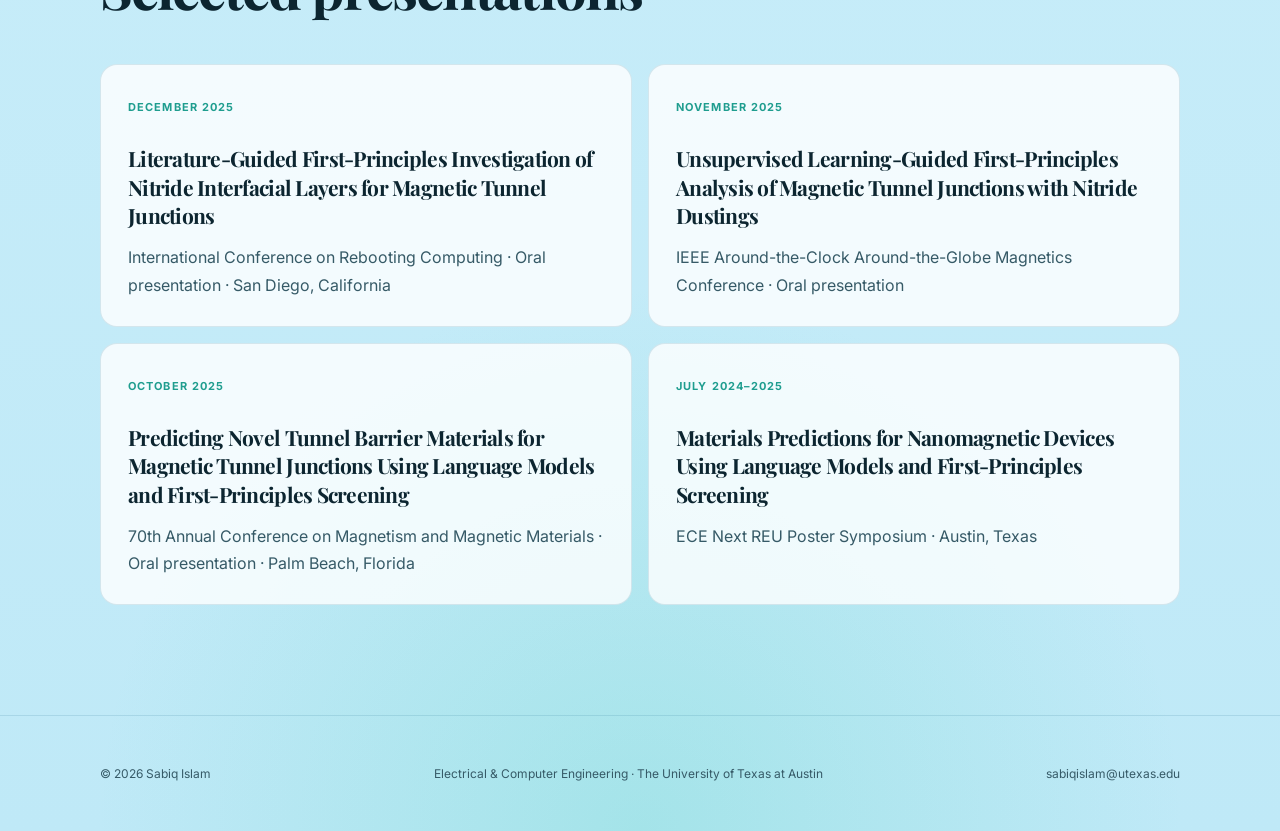
<file: research.html>
<!DOCTYPE html>
<html lang="en">
<head>
  <meta charset="UTF-8">
<meta name="viewport" content="width=device-width, initial-scale=1.0">
<meta name="theme-color" content="#160d3b">
<meta name="author" content="Sabiq Islam">
<link rel="icon" href="assets/favicon.svg" type="image/svg+xml">
<link rel="preconnect" href="https://fonts.googleapis.com">
<link rel="preconnect" href="https://fonts.gstatic.com" crossorigin>
<link href="https://fonts.googleapis.com/css2?family=Inter:wght@400;500;600;700&family=Playfair+Display:wght@700;800&display=swap" rel="stylesheet">
<link rel="stylesheet" href="styles.css?v=20260716b">

  <meta name="description" content="Research by Sabiq Islam in spintronics, magnetic tunnel junctions, AI-guided materials discovery, and ferroelectric machine learning.">
  <title>Research | Sabiq Islam</title>
</head>
<body>
  <div class="page-glow" aria-hidden="true"></div>
  <header class="site-header">
  <div class="nav-shell">
    <a class="brand" href="index.html" aria-label="Sabiq Islam home">
      <span class="brand-mark"><img src="IMG_9077%202.jpg" alt="Sabiq Islam"></span>
      <span>Sabiq Islam</span>
    </a>
    <button class="menu-toggle" type="button" aria-expanded="false" aria-controls="main-nav">
      <span></span><span></span><span></span>
      <span class="sr-only">Toggle navigation</span>
    </button>
    <nav id="main-nav" class="main-nav" aria-label="Primary navigation">
      <a href="index.html">Home</a>
<a href="research.html" class="active">Research</a>
<a href="cv.html">CV</a>
<a href="projects.html">Projects</a>
      <a class="nav-contact" href="mailto:sabiqislam@utexas.edu">Contact</a>
    </nav>
  </div>
</header>

  <main class="transition-in">
    <section class="page-hero content-shell">
      <p class="eyebrow">Research</p>
      <h1>Materials, devices, and computational tools for next-generation computing.</h1>
      <p>
        My research lies at the intersection of spintronics, electronic materials,
        first-principles modeling, machine learning, and computer engineering.
      </p>
    </section>

    <section class="content-shell research-themes">
      <article class="theme-card">
        <div class="theme-index">01</div>
        <div>
          <p class="section-label">Magnetic devices</p>
          <h2>Spintronics and magnetic tunnel junctions</h2>
          <p>
            I investigate material and structural approaches for improving magnetic tunnel
            junction performance, with emphasis on tunnel magnetoresistance, resistance-area
            tradeoffs, interfacial layers, magnetic anisotropy, and experimentally realizable stacks.
          </p>
          <ul class="tag-list">
            <li>MTJs</li><li>MRAM</li><li>Spin transport</li><li>Sputtering</li><li>VSM</li><li>AFM</li>
          </ul>
        </div>
      </article>

      <article class="theme-card">
        <div class="theme-index">02</div>
        <div>
          <p class="section-label">Materials informatics</p>
          <h2>AI-assisted materials discovery</h2>
          <p>
            My LEAD workflow uses scientific literature to generate and prioritize materials
            hypotheses, then evaluates them with density functional theory and quantum-transport
            simulations. The goal is to make materials search more targeted, explainable, and
            directly connected to device metrics.
          </p>
          <ul class="tag-list">
            <li>MaterialsBERT</li><li>LLaMA</li><li>Word2Vec</li><li>QuantumATK</li><li>DFT</li>
          </ul>
        </div>
      </article>

      <article class="theme-card">
        <div class="theme-index">03</div>
        <div>
          <p class="section-label">Physics-informed learning</p>
          <h2>Machine learning for ferroelectric materials</h2>
          <p>
            I am developing computational methods that combine literature context, equivariant
            crystal graph networks, and first-principles validation to predict tensorial
            ferroelectric observables and prioritize promising functional materials.
          </p>
          <ul class="tag-list">
            <li>Equivariant GNNs</li><li>Polarization</li><li>Born charges</li><li>DFT+U+V</li><li>Quantum ESPRESSO</li>
          </ul>
        </div>
      </article>
    </section>

    <section class="content-shell publication-section">
      <div class="section-heading">
        <p class="section-label">Publications</p>
        <h2>Selected publications</h2>
      </div>

      <div class="publication-list">
        <article class="publication">
          <div class="pub-year">2025</div>
          <div>
            <h3>
              <a href="https://doi.org/10.1002/adma.202518241" target="_blank" rel="noreferrer">
                LEAD: Literature Enhanced Ab Initio Discovery of Nitride Dusting Layers for Enhanced
                Tunnel Magnetoresistance and Lower Resistance Magnetic Tunnel Junctions ↗
              </a>
            </h3>
            <p><strong>S. Islam</strong>, W. S. Rogers, C.-Y. Hu, M. Song, X. Bao, S. Sayed, and J. A. C. Incorvia.</p>
            <p class="venue">Advanced Materials.</p>
          </div>
        </article>

        <article class="publication">
          <div class="pub-year">2022</div>
          <div>
            <h3>
              <a href="https://doi.org/10.1021/acsestengg.1c00333" target="_blank" rel="noreferrer">
                A Symbiotic Engineering Approach for Microplastic Remediation in Mariculture Systems ↗
              </a>
            </h3>
            <p>A. Hossain, O. G. Apul, S. Dev, S. Das, <strong>S. Islam</strong>, et al.</p>
            <p class="venue">ACS ES&amp;T Engineering.</p>
          </div>
        </article>
      </div>
    </section>

    <section class="content-shell two-column-section">
      <div>
        <p class="section-label">Invention</p>
        <h2>Selected intellectual property</h2>
      </div>
      <div class="prose bordered-prose">
        <h3>Enhanced Magnetoresistance via Nitride Layer Dusting in Magnetic Tunnel Junctions</h3>
        <p>S. Z. Islam, W. S. Rogers, and J. A. C. Incorvia. U.S. provisional patent application, filed May 2025.</p>
      </div>
    </section>

    <section class="content-shell presentation-section">
      <div class="section-heading">
        <p class="section-label">Presentations</p>
        <h2>Selected presentations</h2>
      </div>
      <div class="presentation-list">
        <article>
          <span>December 2025</span>
          <h3>Literature-Guided First-Principles Investigation of Nitride Interfacial Layers for Magnetic Tunnel Junctions</h3>
          <p>International Conference on Rebooting Computing · Oral presentation · San Diego, California</p>
        </article>
        <article>
          <span>November 2025</span>
          <h3>Unsupervised Learning-Guided First-Principles Analysis of Magnetic Tunnel Junctions with Nitride Dustings</h3>
          <p>IEEE Around-the-Clock Around-the-Globe Magnetics Conference · Oral presentation</p>
        </article>
        <article>
          <span>October 2025</span>
          <h3>Predicting Novel Tunnel Barrier Materials for Magnetic Tunnel Junctions Using Language Models and First-Principles Screening</h3>
          <p>70th Annual Conference on Magnetism and Magnetic Materials · Oral presentation · Palm Beach, Florida</p>
        </article>
        <article>
          <span>July 2024–2025</span>
          <h3>Materials Predictions for Nanomagnetic Devices Using Language Models and First-Principles Screening</h3>
          <p>ECE Next REU Poster Symposium · Austin, Texas</p>
        </article>
      </div>
    </section>
  </main>
  <footer class="site-footer">
  <div class="content-shell footer-inner">
    <p>© <span data-current-year></span> Sabiq Islam</p>
    <p>Electrical &amp; Computer Engineering · The University of Texas at Austin</p>
    <a href="mailto:sabiqislam@utexas.edu">sabiqislam@utexas.edu</a>
  </div>
</footer>
<script src="script.js?v=20260716a"></script>

</body>
</html>
</file>
<file: styles.css>
:root {
  --background: #dff7ff;
  --background-deep: #bfe9f7;
  --panel: rgba(255, 255, 255, 0.72);
  --panel-solid: #f2fcff;
  --nav: rgba(255, 255, 255, 0.76);
  --text: #0c2530;
  --muted: #365a67;
  --accent: #1f7da8;
  --accent-bright: #1f9d8f;
  --purple: #4d7ea8;
  --line: rgba(47, 120, 151, 0.16);
  --shadow: 0 25px 80px rgba(49, 112, 140, 0.16);
  --body: "Inter", Arial, sans-serif;
  --display: "Playfair Display", Georgia, serif;
  --shell: min(1080px, calc(100vw - 38px));
}

* {
  box-sizing: border-box;
}

html {
  scroll-behavior: smooth;
}

body {
  margin: 0;
  min-height: 100vh;
  color: var(--text);
  background:
    radial-gradient(circle at 12% 15%, rgba(89, 202, 255, 0.35), transparent 24rem),
    radial-gradient(circle at 82% 8%, rgba(73, 159, 214, 0.24), transparent 30rem),
    radial-gradient(circle at 50% 100%, rgba(83, 211, 191, 0.25), transparent 34rem),
    linear-gradient(180deg, var(--background), var(--background-deep));
  font-family: var(--body);
  font-size: 16px;
  line-height: 1.7;
  overflow-x: hidden;
}

body::before {
  content: "";
  position: fixed;
  inset: 0;
  z-index: -2;
  pointer-events: none;
  opacity: 0.55;
  background-image:
    radial-gradient(circle at 10% 20%, rgba(255,255,255,.95) 0 1px, transparent 1.6px),
    radial-gradient(circle at 80% 16%, rgba(255,255,255,.78) 0 1px, transparent 1.6px),
    radial-gradient(circle at 65% 80%, rgba(255,255,255,.7) 0 1px, transparent 1.7px),
    radial-gradient(circle at 30% 72%, rgba(255,255,255,.86) 0 1px, transparent 1.7px);
  background-size: 200px 200px, 240px 240px, 280px 280px, 320px 320px;
}

.page-glow {
  position: fixed;
  inset: 0;
  z-index: -1;
  pointer-events: none;
  background: linear-gradient(130deg, transparent 28%, rgba(74, 196, 219, 0.16), transparent 72%);
}

a {
  color: inherit;
  text-decoration: none;
}

a:focus-visible,
button:focus-visible {
  outline: 3px solid var(--accent-bright);
  outline-offset: 4px;
}

button {
  color: inherit;
  font: inherit;
}

img {
  display: block;
  max-width: 100%;
}

h1, h2, h3, p {
  margin-top: 0;
}

h1, h2, h3 {
  font-family: var(--display);
  letter-spacing: -0.035em;
}

.content-shell {
  width: var(--shell);
  margin-inline: auto;
}

.sr-only {
  position: absolute;
  width: 1px;
  height: 1px;
  padding: 0;
  margin: -1px;
  overflow: hidden;
  clip: rect(0, 0, 0, 0);
  white-space: nowrap;
  border: 0;
}

.site-header {
  position: sticky;
  top: 0;
  z-index: 100;
  background: var(--nav);
  border-bottom: 1px solid var(--line);
  backdrop-filter: blur(18px);
}

.nav-shell {
  width: min(1180px, calc(100vw - 30px));
  min-height: 74px;
  margin-inline: auto;
  display: flex;
  align-items: center;
  justify-content: space-between;
}

.brand {
  display: inline-flex;
  align-items: center;
  gap: 12px;
  font-family: var(--display);
  font-weight: 700;
}

.brand-mark {
  display: grid;
  place-items: center;
  width: 38px;
  height: 38px;
  overflow: hidden;
  color: #100a2d;
  background: linear-gradient(135deg, var(--accent), var(--accent-bright));
  border-radius: 50%;
  font-size: 13px;
  letter-spacing: -0.04em;
}

.brand-mark img {
  width: 100%;
  height: 100%;
  object-fit: cover;
  border-radius: 50%;
}

.main-nav {
  display: flex;
  align-items: center;
  gap: 30px;
  color: var(--muted);
  font-size: 14px;
  font-weight: 700;
}

.main-nav a {
  position: relative;
  transition: color 160ms ease;
}

.main-nav a:hover,
.main-nav a.active {
  color: var(--text);
}

.main-nav a.active::after {
  content: "";
  position: absolute;
  left: 0;
  right: 0;
  bottom: -9px;
  height: 2px;
  background: var(--accent-bright);
}

.main-nav .nav-contact {
  padding: 8px 15px;
  color: var(--background-deep);
  background: var(--text);
  border-radius: 999px;
}

.main-nav .nav-contact::after {
  display: none;
}

.menu-toggle {
  display: none;
  width: 43px;
  height: 43px;
  padding: 0;
  background: transparent;
  border: 0;
}

.menu-toggle > span:not(.sr-only) {
  display: block;
  width: 22px;
  height: 2px;
  margin: 5px auto;
  background: var(--text);
  border-radius: 2px;
}

.transition-in {
  animation: transition-in 650ms ease both;
}

@keyframes transition-in {
  from { opacity: 0; transform: translateY(16px); }
  to { opacity: 1; transform: translateY(0); }
}

.hero {
  min-height: 690px;
  padding-block: 112px 90px;
  display: grid;
  grid-template-columns: 1.18fr 0.82fr;
  align-items: center;
  gap: 86px;
}

.hero-no-portrait {
  min-height: auto;
  grid-template-columns: 1fr;
}

.eyebrow,
.section-label {
  color: var(--accent-bright);
  font-size: 11px;
  font-weight: 700;
  letter-spacing: 0.17em;
  text-transform: uppercase;
}

.hero h1 {
  margin-bottom: 22px;
  font-size: clamp(56px, 7.8vw, 94px);
  line-height: 0.97;
}

.hero h1 span {
  display: block;
  color: var(--accent);
}

.hero-photo-wrap {
  width: min(760px, 100%);
  margin: 8px 0 26px;
  border-radius: 24px;
  overflow: hidden;
  box-shadow: var(--shadow);
  border: 1px solid rgba(47, 120, 151, 0.18);
}

.hero-photo {
  width: 100%;
  height: auto;
  max-height: 460px;
  object-fit: cover;
  display: block;
}

.hero-photo-caption {
  margin: 10px 14px 12px;
  color: var(--muted);
  font-size: 13px;
  font-weight: 600;
}

.hero-role {
  max-width: 700px;
  margin-bottom: 20px;
  color: #2d4b58;
  font-family: var(--display);
  font-size: clamp(20px, 2.2vw, 28px);
  line-height: 1.45;
}

.hero-bio {
  max-width: 710px;
  color: var(--muted);
  font-size: 17px;
}

.link-row {
  display: flex;
  flex-wrap: wrap;
  gap: 12px 20px;
  margin-top: 30px;
}

.link-row a,
.text-link {
  color: var(--accent);
  font-weight: 700;
}

.link-row a:hover,
.text-link:hover {
  color: var(--accent-bright);
}

.portrait-wrap {
  position: relative;
  justify-self: center;
}

.portrait-frame {
  width: min(330px, 78vw);
  padding: 14px;
  background: linear-gradient(135deg, rgba(143,185,255,.65), rgba(113,231,209,.24), rgba(184,154,255,.5));
  border-radius: 46% 54% 52% 48% / 42% 44% 56% 58%;
  box-shadow: var(--shadow);
}

.portrait-frame img {
  width: 100%;
  aspect-ratio: 1;
  object-fit: cover;
  border-radius: 44% 56% 50% 50% / 44% 44% 56% 56%;
}

.portrait-note {
  position: absolute;
  right: -52px;
  bottom: 18px;
  display: grid;
  padding: 15px 18px;
  background: rgba(20, 12, 53, .9);
  border: 1px solid var(--line);
  border-radius: 13px;
  box-shadow: var(--shadow);
  backdrop-filter: blur(12px);
}

.portrait-note strong {
  font-family: var(--display);
  font-size: 14px;
}

.portrait-note span {
  color: var(--muted);
  font-size: 12px;
}

.intro-grid,
.two-column-section {
  padding-block: 110px;
  display: grid;
  grid-template-columns: 0.86fr 1.14fr;
  gap: 90px;
  border-top: 1px solid var(--line);
}

.intro-grid h2,
.section-heading h2,
.featured-copy h2,
.two-column-section h2,
.repository-note h2 {
  margin-bottom: 0;
  font-size: clamp(37px, 4.4vw, 58px);
  line-height: 1.08;
}

.prose {
  color: var(--muted);
  font-size: 17px;
}

.prose p:last-child {
  margin-bottom: 0;
}

.section-block,
.publication-section,
.presentation-section,
.repository-note {
  padding-block: 110px;
}

.section-heading {
  margin-bottom: 46px;
}

.interest-grid {
  display: grid;
  grid-template-columns: repeat(2, 1fr);
  gap: 16px;
}

.interest-card {
  min-height: 260px;
  padding: 28px;
  background: linear-gradient(145deg, rgba(255,255,255,.82), rgba(240,252,255,.78));
  border: 1px solid rgba(47, 120, 151, 0.16);
  border-radius: 19px;
  transition: transform 180ms ease, border-color 180ms ease;
}

.interest-card:hover {
  transform: translateY(-4px);
  border-color: rgba(113,231,209,.38);
}

.interest-card > span {
  display: block;
  margin-bottom: 55px;
  color: var(--accent-bright);
  font-family: var(--display);
  font-size: 12px;
}

.interest-card h3 {
  margin-bottom: 12px;
  font-size: 25px;
}

.interest-card p {
  margin-bottom: 0;
  color: var(--muted);
}

.featured-section {
  margin-bottom: 115px;
  padding: 54px;
  display: grid;
  grid-template-columns: 1.1fr .9fr;
  align-items: center;
  gap: 70px;
  background:
    radial-gradient(circle at 90% 10%, rgba(143,185,255,.2), transparent 32%),
    rgba(240, 252, 255, 0.9);
  border: 1px solid rgba(47, 120, 151, 0.16);
  border-radius: 26px;
  box-shadow: var(--shadow);
}

.featured-copy p:not(.section-label) {
  color: var(--muted);
  font-size: 17px;
}

.research-diagram {
  display: grid;
  justify-items: center;
}

.diagram-node {
  width: min(250px, 100%);
  padding: 14px 18px;
  text-align: center;
  background: rgba(11, 7, 30, .56);
  border: 1px solid var(--line);
  border-radius: 999px;
  font-family: var(--display);
  font-size: 14px;
  font-weight: 700;
}

.diagram-node.accent {
  color: var(--background-deep);
  background: var(--accent-bright);
}

.diagram-line {
  width: 1px;
  height: 28px;
  background: linear-gradient(var(--line), var(--accent-bright));
}

.contact-band {
  padding-block: 90px;
  color: var(--background-deep);
  background: linear-gradient(120deg, var(--accent), var(--accent-bright));
}

.contact-band-inner {
  display: flex;
  align-items: end;
  justify-content: space-between;
  gap: 70px;
}

.contact-band .section-label {
  color: var(--background-deep);
  opacity: .65;
}

.contact-band h2 {
  max-width: 750px;
  margin-bottom: 0;
  font-size: clamp(37px, 4.5vw, 61px);
  line-height: 1.04;
}

.contact-band a {
  flex: none;
  padding-bottom: 5px;
  border-bottom: 2px solid var(--background-deep);
  font-family: var(--display);
  font-weight: 700;
}

.page-hero {
  padding-block: 115px 85px;
}

.page-hero.compact {
  padding-bottom: 55px;
}

.page-hero h1 {
  max-width: 970px;
  margin-bottom: 28px;
  font-size: clamp(50px, 7vw, 84px);
  line-height: 1;
}

.page-hero > p:last-child {
  max-width: 780px;
  margin-bottom: 0;
  color: var(--muted);
  font-size: 18px;
}

.research-themes {
  display: grid;
  gap: 18px;
  padding-bottom: 80px;
}

.theme-card {
  padding: 42px;
  display: grid;
  grid-template-columns: 75px 1fr;
  gap: 28px;
  background: rgba(255, 255, 255, 0.82);
  border: 1px solid rgba(47, 120, 151, 0.16);
  border-radius: 20px;
}

.theme-index {
  color: var(--accent);
  font-family: var(--display);
  font-weight: 700;
}

.theme-card h2 {
  margin-bottom: 16px;
  font-size: clamp(31px, 4vw, 49px);
  line-height: 1.1;
}

.theme-card p:not(.section-label) {
  max-width: 830px;
  color: var(--muted);
}

.tag-list {
  display: flex;
  flex-wrap: wrap;
  gap: 8px;
  padding: 0;
  margin: 24px 0 0;
  list-style: none;
}

.tag-list li {
  padding: 6px 10px;
  color: #d8d0ec;
  color: #2b4650;
  background: rgba(255,255,255,.8);
  border: 1px solid rgba(47, 120, 151, 0.2);
  border-radius: 999px;
  font-size: 10px;
  font-weight: 700;
  letter-spacing: .08em;
  text-transform: uppercase;
}

.publication-section,
.presentation-section {
  border-top: 1px solid var(--line);
}

.publication-list {
  border-top: 1px solid var(--line);
}

.publication {
  padding: 30px 0;
  display: grid;
  grid-template-columns: 90px 1fr;
  gap: 32px;
  border-bottom: 1px solid var(--line);
}

.pub-year {
  color: var(--accent-bright);
  font-family: var(--display);
  font-weight: 700;
}

.publication h3 {
  max-width: 850px;
  margin-bottom: 12px;
  font-size: 21px;
  line-height: 1.4;
}

.publication h3 a:hover {
  color: var(--accent);
}

.publication p {
  margin-bottom: 4px;
  color: var(--muted);
}

.publication .venue {
  color: var(--purple);
  font-weight: 700;
}

.bordered-prose {
  padding-left: 30px;
  border-left: 2px solid var(--accent-bright);
}

.bordered-prose h3 {
  color: var(--text);
  font-size: 25px;
}

.presentation-list {
  display: grid;
  grid-template-columns: repeat(2, 1fr);
  gap: 16px;
}

.presentation-list article {
  min-height: 260px;
  padding: 27px;
  background: rgba(255,255,255,.8);
  border: 1px solid rgba(47, 120, 151, 0.16);
  border-radius: 17px;
}

.presentation-list span {
  color: var(--accent-bright);
  font-size: 11px;
  font-weight: 700;
  letter-spacing: .1em;
  text-transform: uppercase;
}

.presentation-list h3 {
  margin: 25px 0 15px;
  font-size: 21px;
  line-height: 1.35;
}

.presentation-list p {
  margin-bottom: 0;
  color: var(--muted);
}

.cv-actions {
  display: flex;
  flex-wrap: wrap;
  gap: 12px;
}

.print-button,
.cv-actions a {
  min-height: 43px;
  padding: 0 17px;
  display: inline-flex;
  align-items: center;
  justify-content: center;
  border-radius: 999px;
  font-size: 13px;
  font-weight: 700;
}

.print-button {
  color: var(--background-deep);
  background: var(--accent-bright);
  border: 0;
  cursor: pointer;
}

.cv-actions a {
  border: 1px solid var(--line);
}

.cv-layout {
  padding-bottom: 120px;
  display: grid;
  grid-template-columns: 260px 1fr;
  gap: 70px;
}

.cv-sidebar {
  align-self: start;
  position: sticky;
  top: 110px;
}

.cv-name {
  padding-bottom: 25px;
  border-bottom: 1px solid var(--line);
}

.cv-name h2 {
  margin-bottom: 5px;
  font-size: 30px;
}

.cv-name p {
  margin-bottom: 0;
  color: var(--muted);
  font-size: 14px;
}

.sidebar-block {
  padding: 24px 0;
  display: grid;
  gap: 8px;
  border-bottom: 1px solid var(--line);
}

.sidebar-block h3 {
  margin-bottom: 7px;
  color: var(--accent-bright);
  font-size: 12px;
  letter-spacing: .1em;
  text-transform: uppercase;
}

.sidebar-block a,
.sidebar-block span {
  color: var(--muted);
  font-size: 13px;
}

.sidebar-block a:hover {
  color: var(--accent);
}

.cv-main {
  padding: 42px;
  color: #21353f;
  background: #f7fcff;
  border-radius: 17px;
  box-shadow: var(--shadow);
}

.cv-section + .cv-section {
  margin-top: 48px;
}

.cv-section > h2 {
  margin-bottom: 24px;
  padding-bottom: 9px;
  color: #23424b;
  border-bottom: 2px solid #23424b;
  font-size: 24px;
  text-transform: uppercase;
  letter-spacing: .025em;
}

.cv-entry {
  display: grid;
  grid-template-columns: 140px 1fr;
  gap: 25px;
  margin-bottom: 26px;
}

.cv-entry:last-child {
  margin-bottom: 0;
}

.cv-date {
  color: #5a5071;
  font-size: 13px;
  font-weight: 700;
}

.cv-entry h3 {
  margin-bottom: 4px;
  color: #191427;
  font-size: 18px;
  line-height: 1.35;
}

.cv-entry p,
.cv-entry li {
  color: #50485d;
  font-size: 14px;
  line-height: 1.55;
}

.cv-entry .institution {
  margin-bottom: 8px;
  color: #5b448c;
  font-weight: 700;
}

.cv-entry ul {
  padding-left: 19px;
  margin: 8px 0 0;
}

.skills-grid {
  display: grid;
  grid-template-columns: repeat(2, 1fr);
  gap: 23px;
}

.skills-grid h3 {
  margin-bottom: 6px;
  color: #191427;
  font-size: 16px;
}

.skills-grid p {
  margin-bottom: 0;
  color: #50485d;
  font-size: 14px;
}

.project-stack {
  display: grid;
  gap: 18px;
  padding-bottom: 95px;
}

.project-card {
  padding: 36px;
  background:
    linear-gradient(145deg, rgba(255,255,255,.052), rgba(255,255,255,.018));
  border: 1px solid var(--line);
  border-radius: 20px;
}

.project-meta {
  margin-bottom: 36px;
  display: flex;
  justify-content: space-between;
  color: var(--accent-bright);
  font-size: 10px;
  font-weight: 700;
  letter-spacing: .13em;
  text-transform: uppercase;
}

.project-content {
  display: grid;
  grid-template-columns: .78fr 1fr;
  column-gap: 70px;
}

.project-content h2 {
  margin-bottom: 4px;
  font-size: clamp(31px, 4vw, 50px);
}

.project-subtitle {
  color: var(--purple);
  font-weight: 700;
}

.project-content > p {
  color: var(--muted);
}

.project-details {
  margin: 0;
  padding-left: 20px;
  color: var(--muted);
}

.project-details li + li {
  margin-top: 8px;
}

.project-content .tag-list {
  grid-column: 2;
}

.repository-note {
  border-top: 1px solid var(--line);
}

.repository-note h2 {
  max-width: 850px;
  margin-bottom: 25px;
}

.site-footer {
  border-top: 1px solid var(--line);
}

.footer-inner {
  min-height: 115px;
  display: flex;
  align-items: center;
  justify-content: space-between;
  gap: 30px;
  color: var(--muted);
  font-size: 12px;
}

.footer-inner p {
  margin-bottom: 0;
}

.footer-inner a:hover {
  color: var(--accent);
}

@media (max-width: 900px) {
  .hero {
    grid-template-columns: 1fr;
    gap: 70px;
  }

  .portrait-wrap {
    grid-row: 1;
  }

  .hero-copy {
    grid-row: 2;
  }

  .intro-grid,
  .two-column-section,
  .featured-section {
    grid-template-columns: 1fr;
    gap: 45px;
  }

  .project-content {
    grid-template-columns: 1fr;
    gap: 15px;
  }

  .project-content .tag-list {
    grid-column: auto;
  }

  .cv-layout {
    grid-template-columns: 1fr;
    gap: 30px;
  }

  .cv-sidebar {
    position: static;
    display: grid;
    grid-template-columns: repeat(3, 1fr);
    gap: 16px;
  }

  .cv-name,
  .sidebar-block {
    padding: 20px;
    border: 1px solid var(--line);
    border-radius: 13px;
  }

  .presentation-list {
    grid-template-columns: 1fr;
  }

  .contact-band-inner {
    align-items: flex-start;
    flex-direction: column;
  }
}

@media (max-width: 720px) {
  :root {
    --shell: min(100% - 26px, 1080px);
  }

  .nav-shell {
    min-height: 66px;
  }

  .menu-toggle {
    display: block;
    z-index: 102;
  }

  .main-nav {
    position: fixed;
    inset: 0;
    z-index: 101;
    padding: 95px 30px 40px;
    display: flex;
    flex-direction: column;
    align-items: flex-start;
    justify-content: flex-start;
    gap: 24px;
    background: rgba(13, 8, 38, .985);
    font-family: var(--display);
    font-size: 28px;
    opacity: 0;
    visibility: hidden;
    transform: translateY(-12px);
    transition: opacity 170ms ease, visibility 170ms ease, transform 170ms ease;
  }

  .main-nav.open {
    opacity: 1;
    visibility: visible;
    transform: translateY(0);
  }

  .main-nav a.active::after {
    bottom: -5px;
  }

  .main-nav .nav-contact {
    margin-top: 8px;
    font-size: 15px;
  }

  body.menu-open {
    overflow: hidden;
  }

  .hero {
    min-height: auto;
    padding-block: 80px;
  }

  .portrait-frame {
    width: min(280px, 75vw);
  }

  .portrait-note {
    right: -15px;
  }

  .hero h1 {
    font-size: clamp(50px, 16vw, 72px);
  }

  .intro-grid,
  .two-column-section,
  .section-block,
  .publication-section,
  .presentation-section,
  .repository-note {
    padding-block: 80px;
  }

  .interest-grid,
  .skills-grid {
    grid-template-columns: 1fr;
  }

  .featured-section {
    margin-bottom: 80px;
    padding: 30px 23px;
  }

  .page-hero {
    padding-block: 82px 62px;
  }

  .page-hero h1 {
    font-size: clamp(48px, 14vw, 69px);
  }

  .theme-card {
    grid-template-columns: 1fr;
    padding: 27px 23px;
  }

  .publication {
    grid-template-columns: 1fr;
    gap: 8px;
  }

  .cv-sidebar {
    grid-template-columns: 1fr;
  }

  .cv-main {
    padding: 28px 20px;
  }

  .cv-entry {
    grid-template-columns: 1fr;
    gap: 6px;
  }

  .project-card {
    padding: 26px 22px;
  }

  .footer-inner {
    padding-block: 26px;
    align-items: flex-start;
    flex-direction: column;
    gap: 7px;
  }
}

@media print {
  body {
    color: #000;
    background: #fff;
    font-size: 10.5pt;
  }

  body::before,
  .page-glow,
  .site-header,
  .site-footer,
  .page-hero,
  .cv-sidebar {
    display: none !important;
  }

  .cv-layout,
  .content-shell {
    display: block;
    width: 100%;
    padding: 0;
    margin: 0;
  }

  .cv-main {
    padding: 0;
    box-shadow: none;
    border-radius: 0;
  }

  .cv-section {
    break-inside: avoid;
  }

  .cv-entry {
    break-inside: avoid;
  }

  .cv-section > h2 {
    font-size: 15pt;
  }

  .cv-entry h3 {
    font-size: 11pt;
  }

  .cv-entry p,
  .cv-entry li,
  .skills-grid p {
    font-size: 9.5pt;
  }

  a {
    color: #000;
  }
}

@media (prefers-reduced-motion: reduce) {
  *,
  *::before,
  *::after {
    scroll-behavior: auto !important;
    animation-duration: .001ms !important;
    animation-iteration-count: 1 !important;
    transition-duration: .001ms !important;
  }
}
</file>
